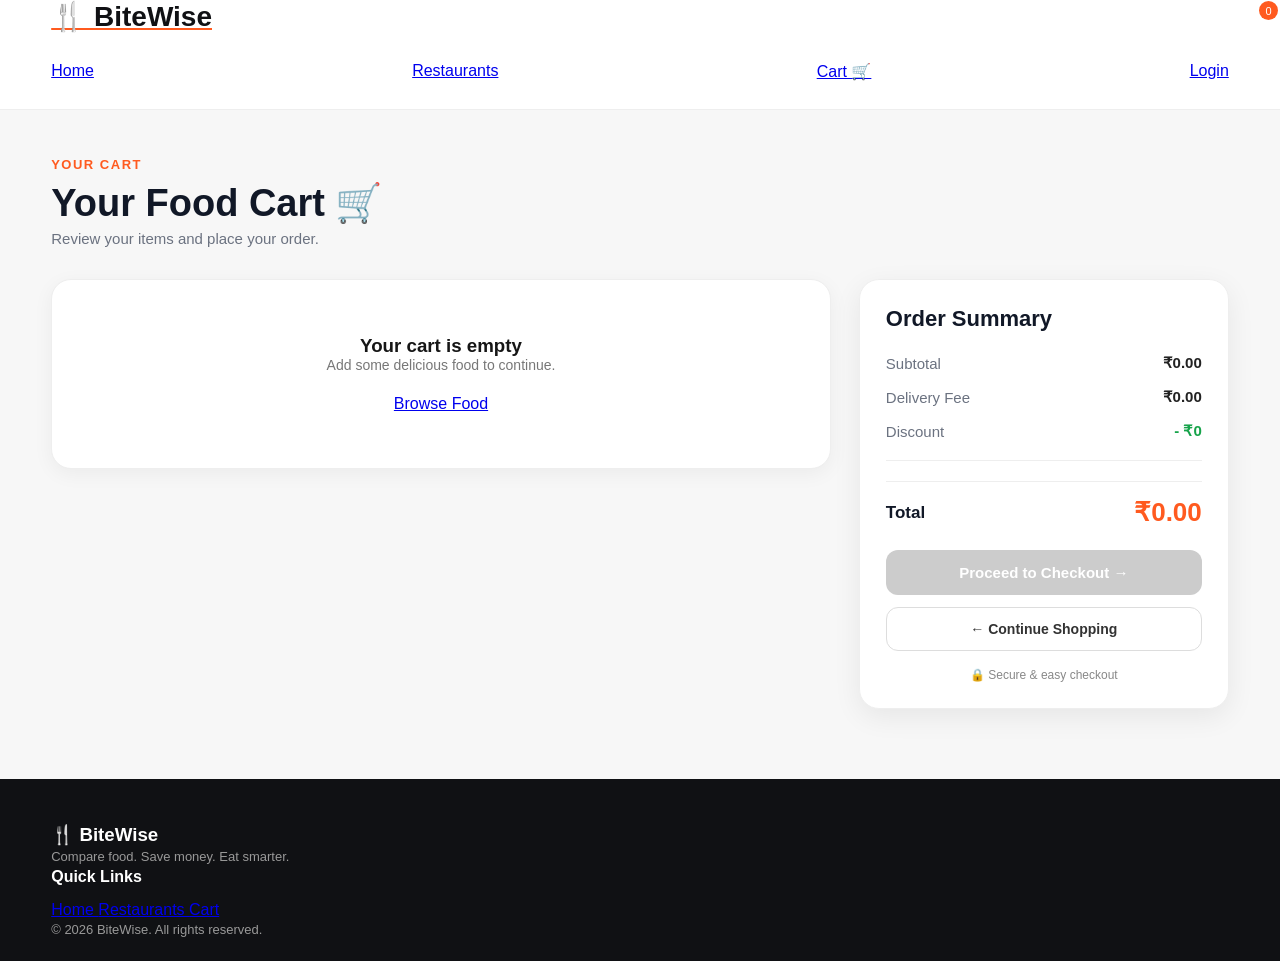
<file: pages/cart.html>
<!DOCTYPE html>
<html lang="en">

<head>

    <meta charset="UTF-8">

    <meta
        name="viewport"
        content="width=device-width, initial-scale=1.0"
    >

    <title>Your Cart | BiteWise</title>

    <link
        rel="stylesheet"
        href="../css/style.css"
    >

    <style>

        /* =====================================================
           BITEWISE PROFESSIONAL CART PAGE
        ===================================================== */

        .cart-page {
            background: #f7f7f7;
            min-height: 70vh;
            padding: 45px 0 70px;
        }


        /* =====================================================
           PAGE TITLE
        ===================================================== */

        .cart-page-header {
            margin-bottom: 32px;
        }

        .cart-page-header .section-tag {
            color: #ff5a1f;
            font-size: 13px;
            font-weight: 700;
            letter-spacing: 1.5px;
        }

        .cart-page-header h1 {
            margin: 8px 0 5px;
            font-size: 38px;
            font-weight: 800;
            color: #111827;
        }

        .cart-page-header p {
            margin: 0;
            color: #6b7280;
            font-size: 15px;
        }


        /* =====================================================
           CART LAYOUT
        ===================================================== */

        .cart-layout {
            display: grid;
            grid-template-columns: minmax(0, 1fr) 370px;
            gap: 28px;
            align-items: start;
        }


        /* =====================================================
           CART ITEMS AREA
        ===================================================== */

        .cart-items {
            min-width: 0;
        }


        /* =====================================================
           CART ITEM CARD
        ===================================================== */

        .cart-item {
            background: #ffffff;
            border-radius: 18px;
            padding: 18px;
            margin-bottom: 16px;

            display: flex;
            align-items: center;
            gap: 18px;

            border: 1px solid #eeeeee;

            box-shadow:
                0 4px 18px rgba(0, 0, 0, 0.05);

            transition:
                transform 0.2s ease,
                box-shadow 0.2s ease;
        }

        .cart-item:hover {
            transform: translateY(-2px);

            box-shadow:
                0 8px 25px rgba(0, 0, 0, 0.08);
        }


        /* =====================================================
           FOOD IMAGE
        ===================================================== */

        .cart-item-image {
            width: 105px;
            height: 90px;

            flex-shrink: 0;

            border-radius: 14px;

            object-fit: cover;

            background: #eeeeee;
        }


        /* =====================================================
           FOOD INFORMATION
        ===================================================== */

        .cart-item-info {
            flex: 1;
            min-width: 0;
        }

        .cart-item-info h3 {
            margin: 0 0 5px;

            font-size: 18px;
            font-weight: 750;

            color: #111827;
        }

        .cart-item-info .restaurant-name {
            margin: 0 0 8px;

            color: #777777;
            font-size: 14px;
        }

        .cart-item-info .food-price {
            font-size: 15px;
            font-weight: 700;
            color: #ff5a1f;
        }


        /* =====================================================
           QUANTITY CONTROL
        ===================================================== */

        .cart-item-controls {
            display: flex;
            align-items: center;
            gap: 0;

            border: 1px solid #dddddd;
            border-radius: 10px;

            overflow: hidden;

            flex-shrink: 0;
        }

        .quantity-btn {
            width: 34px;
            height: 34px;

            border: none;
            background: #fff;

            font-size: 19px;
            font-weight: 700;

            cursor: pointer;

            color: #222;

            transition: background 0.2s ease;
        }

        .quantity-btn:hover {
            background: #fff1eb;
            color: #ff5a1f;
        }

        .quantity {
            width: 34px;

            text-align: center;

            font-size: 15px;
            font-weight: 700;
        }


        /* =====================================================
           ITEM TOTAL
        ===================================================== */

        .cart-item-total {
            min-width: 95px;

            display: flex;
            flex-direction: column;

            align-items: flex-end;

            gap: 8px;
        }

        .cart-item-total strong {
            font-size: 18px;
            font-weight: 800;

            color: #111827;
        }


        /* =====================================================
           REMOVE BUTTON
        ===================================================== */

        .remove-btn {
            border: none;
            background: transparent;

            color: #ef4444;

            font-size: 13px;
            font-weight: 600;

            cursor: pointer;

            padding: 0;
        }

        .remove-btn:hover {
            text-decoration: underline;
        }


        /* =====================================================
           ORDER SUMMARY
        ===================================================== */

        .cart-summary {
            background: #ffffff;

            border-radius: 20px;

            padding: 26px;

            border: 1px solid #eeeeee;

            box-shadow:
                0 8px 28px rgba(0, 0, 0, 0.07);

            position: sticky;
            top: 20px;
        }

        .cart-summary h2 {
            margin: 0 0 22px;

            font-size: 22px;
            font-weight: 800;

            color: #111827;
        }


        /* =====================================================
           SUMMARY ROW
        ===================================================== */

        .summary-row {
            display: flex;
            justify-content: space-between;
            align-items: center;

            margin-bottom: 16px;

            font-size: 15px;

            color: #6b7280;
        }

        .summary-row strong {
            color: #222222;
            font-weight: 700;
        }

        .summary-row.discount strong {
            color: #16a34a;
        }


        .cart-summary hr {
            border: none;

            border-top: 1px solid #eeeeee;

            margin: 20px 0;
        }


        /* =====================================================
           TOTAL
        ===================================================== */

        .summary-total {
            display: flex;

            justify-content: space-between;
            align-items: center;

            margin-bottom: 22px;
        }

        .summary-total span {
            font-size: 17px;
            font-weight: 700;

            color: #111827;
        }

        .summary-total strong {
            font-size: 26px;
            font-weight: 850;

            color: #ff5a1f;
        }


        /* =====================================================
           CHECKOUT BUTTON
        ===================================================== */

        .checkout-main-btn {
            width: 100%;

            border: none;

            border-radius: 12px;

            padding: 14px 18px;

            background: #ff5a1f;
            color: white;

            font-size: 15px;
            font-weight: 750;

            cursor: pointer;

            transition:
                transform 0.2s ease,
                background 0.2s ease,
                box-shadow 0.2s ease;

            margin-bottom: 12px;
        }

        .checkout-main-btn:hover {
            background: #e94b12;

            transform: translateY(-1px);

            box-shadow:
                0 8px 18px rgba(255, 90, 31, 0.25);
        }

        .checkout-main-btn:disabled {
            background: #cccccc;

            cursor: not-allowed;

            box-shadow: none;

            transform: none;
        }


        /* =====================================================
           CONTINUE SHOPPING
        ===================================================== */

        .continue-shopping {
            display: block;

            width: 100%;

            text-align: center;

            text-decoration: none;

            padding: 13px;

            border-radius: 12px;

            border: 1px solid #dddddd;

            color: #333333;

            font-size: 14px;
            font-weight: 650;

            background: white;

            transition:
                background 0.2s ease,
                border-color 0.2s ease;
        }

        .continue-shopping:hover {
            background: #fff7f3;

            border-color: #ff5a1f;

            color: #ff5a1f;
        }


        /* =====================================================
           SECURE CHECKOUT TEXT
        ===================================================== */

        .secure-checkout {
            text-align: center;

            margin-top: 17px;

            color: #888888;

            font-size: 12px;
        }


        /* =====================================================
           EMPTY CART
        ===================================================== */

        .empty-state {
            background: #ffffff;

            border-radius: 20px;

            padding: 55px 25px;

            text-align: center;

            border: 1px solid #eeeeee;

            box-shadow:
                0 5px 20px rgba(0, 0, 0, 0.05);
        }

        .empty-cart-icon {
            width: 85px;
            height: 85px;

            margin: 0 auto 20px;

            border-radius: 50%;

            background: #fff1eb;

            display: flex;

            align-items: center;
            justify-content: center;

            font-size: 40px;
        }

        .empty-state h2 {
            margin: 0 0 8px;

            font-size: 24px;

            color: #111827;
        }

        .empty-state p {
            margin: 0 0 22px;

            color: #777777;

            font-size: 14px;
        }

        .empty-cart-btn {
            display: inline-block;

            text-decoration: none;

            background: #ff5a1f;

            color: white;

            padding: 12px 22px;

            border-radius: 10px;

            font-size: 14px;

            font-weight: 700;
        }

        .empty-cart-btn:hover {
            background: #e94b12;
        }


        /* =====================================================
           MOBILE
        ===================================================== */

        @media (max-width: 900px) {

            .cart-layout {
                grid-template-columns: 1fr;
            }

            .cart-summary {
                position: static;
            }

        }


        @media (max-width: 650px) {

            .cart-page {
                padding: 30px 0 50px;
            }

            .cart-page-header h1 {
                font-size: 30px;
            }

            .cart-item {
                display: grid;

                grid-template-columns: 75px 1fr;

                gap: 12px;

                padding: 14px;
            }

            .cart-item-image {
                width: 75px;
                height: 75px;

                grid-row: span 2;
            }

            .cart-item-info {
                grid-column: 2;
            }

            .cart-item-controls {
                grid-column: 2;

                justify-self: start;
            }

            .cart-item-total {
                grid-column: 2;

                flex-direction: row;

                justify-content: space-between;

                align-items: center;

                width: 100%;
            }

            .cart-summary {
                padding: 20px;
            }

        }


        @media (max-width: 420px) {

            .cart-item-info h3 {
                font-size: 16px;
            }

            .cart-item-info .restaurant-name {
                font-size: 12px;
            }

        }

    </style>

</head>


<body>


<!-- =====================================================
     HEADER
===================================================== -->

<header class="header">

    <div class="container nav-container">

        <a
            href="../index.html"
            class="logo"
        >
            🍴 <span>BiteWise</span>
        </a>


        <nav class="nav">

            <a href="../index.html">
                Home
            </a>


            <a href="shop.html">
                Restaurants
            </a>


            <a
                href="cart.html"
                class="active"
            >
                Cart 🛒

                <span
                    id="cartCount"
                    class="cart-count"
                >
                    0
                </span>

            </a>


            <a href="../index.html#login">
                Login
            </a>

        </nav>

    </div>

</header>



<!-- =====================================================
     MAIN
===================================================== -->

<main>

    <section class="cart-page">

        <div class="container">


            <!-- =================================================
                 PAGE HEADER
            ================================================== -->

            <div class="cart-page-header">

                <span class="section-tag">
                    YOUR CART
                </span>

                <h1>
                    Your Food Cart 🛒
                </h1>

                <p>
                    Review your items and place your order.
                </p>

            </div>



            <!-- =================================================
                 CART LAYOUT
            ================================================== -->

            <div class="cart-layout">


                <!-- =================================================
                     CART ITEMS
                ================================================== -->

                <div class="cart-items">

                    <div id="cartContainer">

                        <!-- Cart items will be loaded here -->

                    </div>

                </div>



                <!-- =================================================
                     ORDER SUMMARY
                ================================================== -->

                <aside class="cart-summary">


                    <h2>
                        Order Summary
                    </h2>



                    <!-- SUBTOTAL -->

                    <div class="summary-row">

                        <span>
                            Subtotal
                        </span>

                        <strong id="cartSubtotal">
                            ₹0
                        </strong>

                    </div>



                    <!-- DELIVERY -->

                    <div class="summary-row">

                        <span>
                            Delivery Fee
                        </span>

                        <strong id="deliveryFee">
                            ₹0
                        </strong>

                    </div>



                    <!-- DISCOUNT -->

                    <div class="summary-row discount">

                        <span>
                            Discount
                        </span>

                        <strong id="cartDiscount">
                            - ₹0
                        </strong>

                    </div>



                    <hr>



                    <!-- TOTAL -->

                    <div class="summary-total">

                        <span>
                            Total
                        </span>

                        <strong id="cartTotal">
                            ₹0
                        </strong>

                    </div>



                    <!-- CHECKOUT -->

                    <button
                        id="checkoutButton"
                        class="checkout-main-btn"
                        type="button"
                        onclick="goToCheckout()"
                    >

                        Proceed to Checkout →

                    </button>



                    <!-- CONTINUE SHOPPING -->

                    <a
                        href="shop.html"
                        class="continue-shopping"
                    >

                        ← Continue Shopping

                    </a>



                    <div class="secure-checkout">

                        🔒 Secure & easy checkout

                    </div>


                </aside>


            </div>

        </div>

    </section>

</main>



<!-- =====================================================
     FOOTER
===================================================== -->

<footer class="footer">

    <div class="container">

        <div class="footer-content">


            <!-- BRAND -->

            <div>

                <h3>
                    🍴 BiteWise
                </h3>

                <p>
                    Compare food. Save money. Eat smarter.
                </p>

            </div>



            <!-- QUICK LINKS -->

            <div>

                <h4>
                    Quick Links
                </h4>


                <a href="../index.html">
                    Home
                </a>


                <a href="shop.html">
                    Restaurants
                </a>


                <a href="cart.html">
                    Cart
                </a>

            </div>


        </div>



        <div class="footer-bottom">

            <p>
                © 2026 BiteWise. All rights reserved.
            </p>

        </div>

    </div>

</footer>



<!-- =====================================================
     TOAST
===================================================== -->

<div
    id="toast"
    class="toast"
>
</div>



<!-- =====================================================
     MAIN SCRIPT
===================================================== -->

<script src="../js/script.js"></script>



<!-- =====================================================
     CART PAGE SCRIPT
===================================================== -->

<script>


/* =====================================================
   PAGE LOAD
===================================================== */

document.addEventListener(
    "DOMContentLoaded",
    function () {

        updateCartCount();

        renderCartPage();

        updateCartPageSummary();

    }
);



/* =====================================================
   GET CART
===================================================== */

function getCurrentCart() {

    try {

        const savedCart =
            localStorage.getItem(
                "bitewiseCart"
            );


        if (!savedCart) {

            return [];

        }


        const parsedCart =
            JSON.parse(savedCart);


        if (!Array.isArray(parsedCart)) {

            return [];

        }


        return parsedCart;

    }

    catch (error) {

        console.error(
            "Cart loading error:",
            error
        );

        return [];

    }

}



/* =====================================================
   SAVE CART
===================================================== */

function saveCurrentCart(cart) {

    localStorage.setItem(
        "bitewiseCart",
        JSON.stringify(cart)
    );


    updateCartCount();

}



/* =====================================================
   RENDER CART
===================================================== */

function renderCartPage() {


    const container =
        document.getElementById(
            "cartContainer"
        );


    if (!container) {

        return;

    }


    const cart =
        getCurrentCart();



    /* =================================================
       EMPTY CART
    ================================================== */

    if (cart.length === 0) {


        container.innerHTML = `

            <div class="empty-state">

                <div class="empty-cart-icon">

                    🛒

                </div>


                <h2>
                    Your cart is empty
                </h2>


                <p>
                    Looks like you haven't added
                    any delicious food yet.
                </p>


                <a
                    href="shop.html"
                    class="empty-cart-btn"
                >

                    Browse Restaurants 🍴

                </a>

            </div>

        `;



        const checkoutButton =
            document.getElementById(
                "checkoutButton"
            );


        if (checkoutButton) {

            checkoutButton.disabled =
                true;

        }


        return;

    }



    /* =================================================
       ENABLE CHECKOUT
    ================================================== */

    const checkoutButton =
        document.getElementById(
            "checkoutButton"
        );


    if (checkoutButton) {

        checkoutButton.disabled =
            false;

    }



    /* =================================================
       CREATE CART ITEMS
    ================================================== */

    container.innerHTML =
        cart.map(
            function (item, index) {


                /* FOOD NAME */

                const foodName =
                    item.name ||
                    item.foodName ||
                    "Food Item";



                /* RESTAURANT */

                const restaurantName =
                    item.restaurant ||
                    item.restaurantName ||
                    "BiteWise Restaurant";



                /* PRICE */

                const price =
                    Number(
                        item.price ||
                        item.foodPrice ||
                        0
                    );



                /* QUANTITY */

                const quantity =
                    Number(
                        item.quantity || 1
                    );



                /* TOTAL */

                const itemTotal =
                    price *
                    quantity;



                /* IMAGE */

                const image =
                    item.image ||
                    "https://images.unsplash.com/photo-1546069901-ba9599a7e63c?auto=format&fit=crop&w=500&q=80";



                return `

                    <div class="cart-item">


                        <!-- FOOD IMAGE -->

                        <img
                            src="${image}"
                            alt="${foodName}"
                            class="cart-item-image"
                            onerror="
                                this.src='https://images.unsplash.com/photo-1546069901-ba9599a7e63c?auto=format&fit=crop&w=500&q=80'
                            "
                        >



                        <!-- FOOD INFORMATION -->

                        <div class="cart-item-info">

                            <h3>
                                ${foodName}
                            </h3>


                            <p class="restaurant-name">
                                ${restaurantName}
                            </p>


                            <span class="food-price">
                                ₹${price} each
                            </span>

                        </div>



                        <!-- QUANTITY -->

                        <div class="cart-item-controls">


                            <button
                                type="button"
                                class="quantity-btn"
                                onclick="
                                    changeCartQuantity(
                                        ${index},
                                        -1
                                    )
                                "
                            >
                                −
                            </button>


                            <span class="quantity">
                                ${quantity}
                            </span>


                            <button
                                type="button"
                                class="quantity-btn"
                                onclick="
                                    changeCartQuantity(
                                        ${index},
                                        1
                                    )
                                "
                            >
                                +
                            </button>


                        </div>



                        <!-- TOTAL -->

                        <div class="cart-item-total">

                            <strong>
                                ₹${itemTotal}
                            </strong>


                            <button
                                type="button"
                                class="remove-btn"
                                onclick="
                                    removeCartItem(
                                        ${index}
                                    )
                                "
                            >

                                Remove

                            </button>

                        </div>


                    </div>

                `;

            }
        ).join("");

}



/* =====================================================
   REMOVE ITEM
===================================================== */

function removeCartItem(index) {


    const cart =
        getCurrentCart();


    if (
        index < 0 ||
        index >= cart.length
    ) {

        return;

    }



    const removedItem =
        cart[index];


    const foodName =
        removedItem.name ||
        removedItem.foodName ||
        "Item";



    cart.splice(
        index,
        1
    );



    saveCurrentCart(
        cart
    );



    renderCartPage();

    updateCartPageSummary();

    updateCartCount();



    if (
        typeof showToast ===
        "function"
    ) {

        showToast(
            foodName +
            " removed from cart"
        );

    }

}



/* =====================================================
   CHANGE QUANTITY
===================================================== */

function changeCartQuantity(
    index,
    change
) {


    const cart =
        getCurrentCart();



    if (
        index < 0 ||
        index >= cart.length
    ) {

        return;

    }



    const item =
        cart[index];



    let quantity =
        Number(
            item.quantity || 1
        );



    quantity +=
        Number(change);



    if (quantity <= 0) {

        removeCartItem(
            index
        );

        return;

    }



    item.quantity =
        quantity;



    saveCurrentCart(
        cart
    );



    renderCartPage();

    updateCartPageSummary();

    updateCartCount();

}



/* =====================================================
   UPDATE SUMMARY
===================================================== */

function updateCartPageSummary() {


    const cart =
        getCurrentCart();


    let subtotal = 0;



    cart.forEach(
        function (item) {


            const price =
                Number(
                    item.price ||
                    item.foodPrice ||
                    0
                );


            const quantity =
                Number(
                    item.quantity || 1
                );


            subtotal +=
                price *
                quantity;

        }
    );



    /* DELIVERY */

    const deliveryFee =
        cart.length > 0
            ? 40
            : 0;



    /* DISCOUNT */

    const discount =
        subtotal >= 500
            ? 50
            : 0;



    /* TOTAL */

    const total =
        Math.max(
            subtotal +
            deliveryFee -
            discount,
            0
        );



    /* SUBTOTAL */

    const subtotalElement =
        document.getElementById(
            "cartSubtotal"
        );


    if (subtotalElement) {

        subtotalElement.textContent =
            `₹${subtotal}`;

    }



    /* DELIVERY */

    const deliveryElement =
        document.getElementById(
            "deliveryFee"
        );


    if (deliveryElement) {

        deliveryElement.textContent =
            `₹${deliveryFee}`;

    }



    /* DISCOUNT */

    const discountElement =
        document.getElementById(
            "cartDiscount"
        );


    if (discountElement) {

        discountElement.textContent =
            `- ₹${discount}`;

    }



    /* TOTAL */

    const totalElement =
        document.getElementById(
            "cartTotal"
        );


    if (totalElement) {

        totalElement.textContent =
            `₹${total}`;

    }

}


</script>


</body>

</html>
</file>
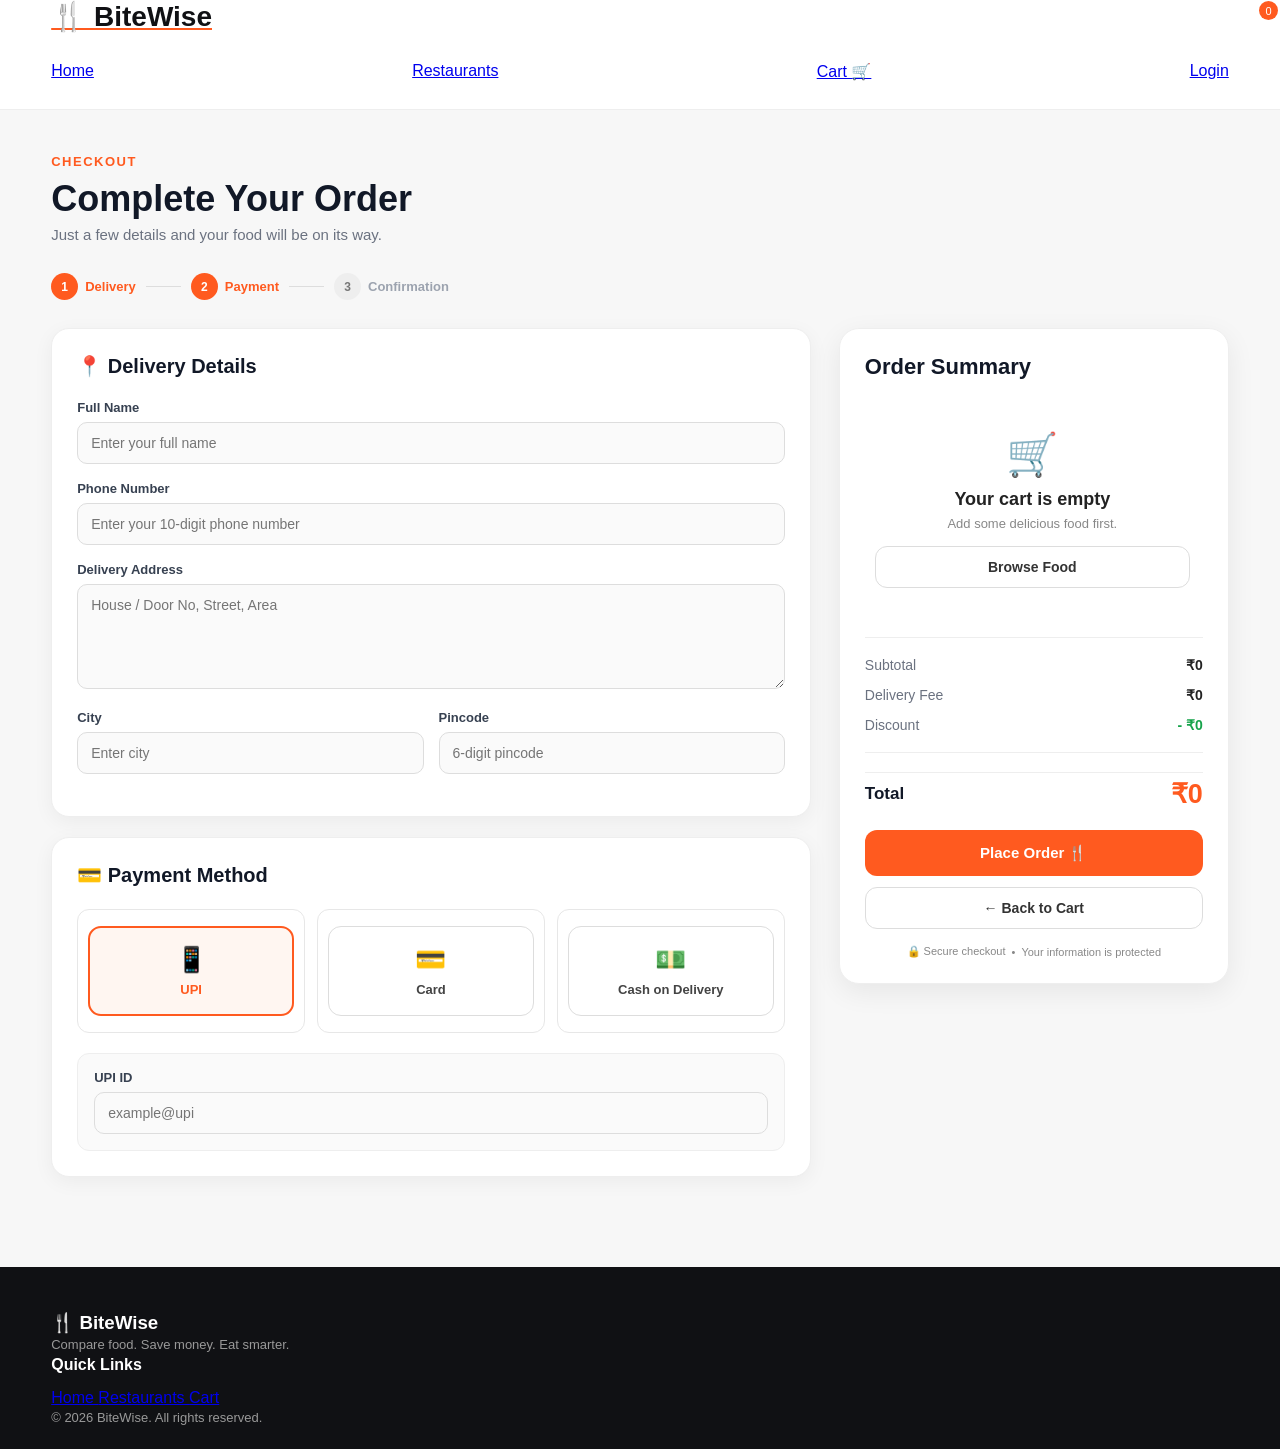
<file: pages/checkout.html>
<!DOCTYPE html>
<html lang="en">

<head>

    <meta charset="UTF-8">

    <meta
        name="viewport"
        content="width=device-width, initial-scale=1.0"
    >

    <title>Checkout | BiteWise</title>

    <link
        rel="stylesheet"
        href="../css/style.css"
    >

    <style>

        /* =====================================================
           BITEWISE PROFESSIONAL CHECKOUT
        ===================================================== */

        .checkout-page {
            background: #f7f7f7;
            min-height: 70vh;
            padding: 42px 0 70px;
        }

        .checkout-page-header {
            margin-bottom: 30px;
        }

        .checkout-page-header .section-tag {
            color: #ff5a1f;
            font-size: 13px;
            font-weight: 800;
            letter-spacing: 1.5px;
        }

        .checkout-page-header h1 {
            margin: 8px 0 6px;
            color: #111827;
            font-size: 36px;
            font-weight: 850;
        }

        .checkout-page-header p {
            margin: 0;
            color: #6b7280;
            font-size: 15px;
        }

        /* CHECKOUT STEPS */

        .checkout-steps {
            display: flex;
            align-items: center;
            gap: 10px;
            margin-bottom: 28px;
            font-size: 13px;
            font-weight: 650;
        }

        .checkout-step {
            display: flex;
            align-items: center;
            gap: 7px;
            color: #9ca3af;
        }

        .checkout-step.active {
            color: #ff5a1f;
        }

        .step-number {
            width: 27px;
            height: 27px;
            border-radius: 50%;
            display: flex;
            align-items: center;
            justify-content: center;
            background: #eeeeee;
            color: #777777;
            font-size: 12px;
            font-weight: 800;
        }

        .checkout-step.active .step-number {
            background: #ff5a1f;
            color: white;
        }

        .step-line {
            width: 35px;
            height: 1px;
            background: #dddddd;
        }

        /* MAIN LAYOUT */

        .checkout-layout {
            display: grid;
            grid-template-columns: minmax(0, 1fr) 390px;
            gap: 28px;
            align-items: start;
        }

        .checkout-form {
            min-width: 0;
        }

        /* CARD */

        .checkout-card {
            background: #ffffff;
            border: 1px solid #eeeeee;
            border-radius: 18px;
            padding: 25px;
            margin-bottom: 20px;
            box-shadow:
                0 5px 20px rgba(0, 0, 0, 0.05);
        }

        .checkout-card h2 {
            margin: 0 0 22px;
            color: #111827;
            font-size: 20px;
            font-weight: 800;
        }

        /* FORM */

        .form-group {
            margin-bottom: 17px;
        }

        .form-group:last-child {
            margin-bottom: 0;
        }

        .form-group label {
            display: block;
            margin-bottom: 7px;
            color: #374151;
            font-size: 13px;
            font-weight: 700;
        }

        .checkout-card input,
        .checkout-card textarea {
            width: 100%;
            box-sizing: border-box;
            border: 1px solid #dddddd;
            border-radius: 10px;
            padding: 12px 13px;
            background: #fafafa;
            color: #111827;
            font-family: inherit;
            font-size: 14px;
            outline: none;
            transition:
                border-color 0.2s ease,
                box-shadow 0.2s ease,
                background 0.2s ease;
        }

        .checkout-card input:focus,
        .checkout-card textarea:focus {
            background: #ffffff;
            border-color: #ff5a1f;
            box-shadow:
                0 0 0 3px rgba(255, 90, 31, 0.10);
        }

        .checkout-card textarea {
            resize: vertical;
            min-height: 105px;
        }

        .form-row {
            display: grid;
            grid-template-columns: 1fr 1fr;
            gap: 15px;
        }

        /* PAYMENT */

        .payment-options {
            display: grid;
            grid-template-columns: repeat(3, 1fr);
            gap: 12px;
            margin-bottom: 20px;
        }

        .payment-option {
            position: relative;
            cursor: pointer;
        }

        .payment-option input {
            position: absolute;
            opacity: 0;
            pointer-events: none;
        }

        .payment-option-content {
            display: flex;
            flex-direction: column;
            align-items: center;
            justify-content: center;
            gap: 8px;
            min-height: 90px;
            padding: 12px;
            text-align: center;
            border: 1px solid #dddddd;
            border-radius: 13px;
            background: #ffffff;
            color: #444444;
            transition:
                border-color 0.2s ease,
                background 0.2s ease,
                transform 0.2s ease;
        }

        .payment-option-content:hover {
            border-color: #ffb092;
            transform: translateY(-1px);
        }

        .payment-icon {
            font-size: 25px;
        }

        .payment-option-title {
            font-size: 13px;
            font-weight: 750;
        }

        .payment-option input:checked
        + .payment-option-content {
            border: 2px solid #ff5a1f;
            background: #fff6f1;
            color: #ff5a1f;
        }

        .payment-details {
            padding: 16px;
            border-radius: 12px;
            background: #fafafa;
            border: 1px solid #eeeeee;
        }

        /* SUMMARY */

        .checkout-summary {
            background: #ffffff;
            border: 1px solid #eeeeee;
            border-radius: 20px;
            padding: 25px;
            box-shadow:
                0 8px 28px rgba(0, 0, 0, 0.07);
            position: sticky;
            top: 20px;
        }

        .checkout-summary h2 {
            margin: 0 0 20px;
            color: #111827;
            font-size: 22px;
            font-weight: 850;
        }

        #checkoutItems {
            max-height: 330px;
            overflow-y: auto;
            padding-right: 3px;
        }

        .summary-item {
            display: flex;
            align-items: center;
            gap: 11px;
            padding: 12px 0;
            border-bottom: 1px solid #f0f0f0;
        }

        .summary-item:last-child {
            border-bottom: none;
        }

        .summary-food-image {
            width: 58px;
            height: 52px;
            flex-shrink: 0;
            object-fit: cover;
            border-radius: 9px;
            background: #eeeeee;
        }

        .summary-item-info {
            flex: 1;
            min-width: 0;
        }

        .summary-item-info strong {
            display: block;
            margin-bottom: 4px;
            color: #222222;
            font-size: 13px;
            font-weight: 750;
            white-space: nowrap;
            overflow: hidden;
            text-overflow: ellipsis;
        }

        .summary-item-info small {
            color: #888888;
            font-size: 11px;
        }

        .summary-item-price {
            color: #111827;
            font-size: 14px;
            font-weight: 800;
            white-space: nowrap;
        }

        .checkout-summary hr {
            border: none;
            border-top: 1px solid #eeeeee;
            margin: 19px 0;
        }

        .checkout-summary .summary-row {
            display: flex;
            justify-content: space-between;
            align-items: center;
            margin-bottom: 14px;
            color: #6b7280;
            font-size: 14px;
        }

        .checkout-summary .summary-row strong {
            color: #222222;
            font-weight: 700;
        }

        #checkoutDiscount {
            color: #16a34a !important;
        }

        .checkout-summary .summary-total {
            display: flex;
            justify-content: space-between;
            align-items: center;
            padding-top: 5px;
            margin-bottom: 20px;
        }

        .checkout-summary .summary-total span {
            color: #111827;
            font-size: 17px;
            font-weight: 800;
        }

        .checkout-summary .summary-total strong {
            color: #ff5a1f;
            font-size: 27px;
            font-weight: 850;
        }

        /* PLACE ORDER */

        .place-order-btn {
            width: 100%;
            border: none;
            border-radius: 12px;
            padding: 14px 18px;
            background: #ff5a1f;
            color: #ffffff;
            font-family: inherit;
            font-size: 15px;
            font-weight: 800;
            cursor: pointer;
            transition:
                background 0.2s ease,
                transform 0.2s ease,
                box-shadow 0.2s ease;
        }

        .place-order-btn:hover {
            background: #e94b12;
            transform: translateY(-1px);
            box-shadow:
                0 8px 20px rgba(255, 90, 31, 0.25);
        }

        .place-order-btn:disabled {
            opacity: 0.7;
            cursor: not-allowed;
            transform: none;
            box-shadow: none;
        }

        .back-cart-btn {
            display: block;
            width: 100%;
            box-sizing: border-box;
            margin-top: 11px;
            padding: 12px;
            border: 1px solid #dddddd;
            border-radius: 12px;
            background: #ffffff;
            color: #333333;
            text-align: center;
            text-decoration: none;
            font-size: 14px;
            font-weight: 650;
            transition:
                background 0.2s ease,
                border-color 0.2s ease,
                color 0.2s ease;
        }

        .back-cart-btn:hover {
            background: #fff7f3;
            border-color: #ff5a1f;
            color: #ff5a1f;
        }

        .checkout-security {
            display: flex;
            justify-content: center;
            align-items: center;
            gap: 6px;
            margin-top: 16px;
            color: #888888;
            font-size: 11px;
        }

        .checkout-empty {
            text-align: center;
            padding: 30px 10px;
        }

        .checkout-empty-icon {
            font-size: 42px;
            margin-bottom: 10px;
        }

        .checkout-empty h3 {
            margin: 0 0 6px;
            color: #222222;
            font-size: 18px;
        }

        .checkout-empty p {
            margin: 0 0 15px;
            color: #888888;
            font-size: 13px;
        }

        /* MOBILE */

        @media (max-width: 950px) {

            .checkout-layout {
                grid-template-columns: 1fr;
            }

            .checkout-summary {
                position: static;
            }

        }

        @media (max-width: 650px) {

            .checkout-page {
                padding: 30px 0 50px;
            }

            .checkout-page-header h1 {
                font-size: 29px;
            }

            .checkout-steps {
                overflow-x: auto;
                white-space: nowrap;
                padding-bottom: 4px;
            }

            .checkout-card {
                padding: 20px;
            }

            .form-row {
                grid-template-columns: 1fr;
                gap: 0;
            }

            .payment-options {
                grid-template-columns: 1fr;
            }

            .payment-option-content {
                flex-direction: row;
                justify-content: flex-start;
                min-height: auto;
                text-align: left;
            }

            .checkout-summary {
                padding: 20px;
            }

        }

    </style>

</head>


<body>


<!-- =====================================================
     HEADER
===================================================== -->

<header class="header">

    <div class="container nav-container">

        <a
            href="../index.html"
            class="logo"
        >
            🍴 <span>BiteWise</span>
        </a>

        <nav class="nav">

            <a href="../index.html">
                Home
            </a>

            <a href="shop.html">
                Restaurants
            </a>

            <a href="cart.html">

                Cart 🛒

                <span
                    id="cartCount"
                    class="cart-count"
                >
                    0
                </span>

            </a>

            <a href="../index.html#login">
                Login
            </a>

        </nav>

    </div>

</header>


<!-- =====================================================
     MAIN
===================================================== -->

<main>

    <section class="checkout-page">

        <div class="container">

            <div class="checkout-page-header">

                <span class="section-tag">
                    CHECKOUT
                </span>

                <h1>
                    Complete Your Order
                </h1>

                <p>
                    Just a few details and your food will be on its way.
                </p>

            </div>


            <!-- CHECKOUT STEPS -->

            <div class="checkout-steps">

                <div class="checkout-step active">

                    <span class="step-number">
                        1
                    </span>

                    Delivery

                </div>

                <span class="step-line"></span>

                <div class="checkout-step active">

                    <span class="step-number">
                        2
                    </span>

                    Payment

                </div>

                <span class="step-line"></span>

                <div class="checkout-step">

                    <span class="step-number">
                        3
                    </span>

                    Confirmation

                </div>

            </div>


            <!-- CHECKOUT LAYOUT -->

            <div class="checkout-layout">


                <!-- LEFT -->

                <div class="checkout-form">


                    <!-- DELIVERY -->

                    <div class="checkout-card">

                        <h2>
                            📍 Delivery Details
                        </h2>

                        <div class="form-group">

                            <label for="customerName">
                                Full Name
                            </label>

                            <input
                                type="text"
                                id="customerName"
                                placeholder="Enter your full name"
                                autocomplete="name"
                            >

                        </div>


                        <div class="form-group">

                            <label for="phone">
                                Phone Number
                            </label>

                            <input
                                type="tel"
                                id="phone"
                                placeholder="Enter your 10-digit phone number"
                                maxlength="10"
                                autocomplete="tel"
                            >

                        </div>


                        <div class="form-group">

                            <label for="address">
                                Delivery Address
                            </label>

                            <textarea
                                id="address"
                                rows="4"
                                placeholder="House / Door No, Street, Area"
                            ></textarea>

                        </div>


                        <div class="form-row">

                            <div class="form-group">

                                <label for="city">
                                    City
                                </label>

                                <input
                                    type="text"
                                    id="city"
                                    placeholder="Enter city"
                                >

                            </div>


                            <div class="form-group">

                                <label for="pincode">
                                    Pincode
                                </label>

                                <input
                                    type="text"
                                    id="pincode"
                                    placeholder="6-digit pincode"
                                    maxlength="6"
                                >

                            </div>

                        </div>

                    </div>


                    <!-- PAYMENT -->

                    <div class="checkout-card">

                        <h2>
                            💳 Payment Method
                        </h2>


                        <div class="payment-options">


                            <label class="payment-option">

                                <input
                                    type="radio"
                                    name="payment"
                                    value="UPI"
                                    checked
                                >

                                <span class="payment-option-content">

                                    <span class="payment-icon">
                                        📱
                                    </span>

                                    <span class="payment-option-title">
                                        UPI
                                    </span>

                                </span>

                            </label>


                            <label class="payment-option">

                                <input
                                    type="radio"
                                    name="payment"
                                    value="Card"
                                >

                                <span class="payment-option-content">

                                    <span class="payment-icon">
                                        💳
                                    </span>

                                    <span class="payment-option-title">
                                        Card
                                    </span>

                                </span>

                            </label>


                            <label class="payment-option">

                                <input
                                    type="radio"
                                    name="payment"
                                    value="Cash on Delivery"
                                >

                                <span class="payment-option-content">

                                    <span class="payment-icon">
                                        💵
                                    </span>

                                    <span class="payment-option-title">
                                        Cash on Delivery
                                    </span>

                                </span>

                            </label>

                        </div>


                        <!-- UPI -->

                        <div
                            id="upiDetails"
                            class="payment-details"
                        >

                            <div class="form-group">

                                <label for="upiId">
                                    UPI ID
                                </label>

                                <input
                                    type="text"
                                    id="upiId"
                                    placeholder="example@upi"
                                >

                            </div>

                        </div>


                        <!-- CARD -->

                        <div
                            id="cardDetails"
                            class="payment-details"
                            style="display:none;"
                        >

                            <div class="form-group">

                                <label for="cardNumber">
                                    Card Number
                                </label>

                                <input
                                    type="text"
                                    id="cardNumber"
                                    maxlength="19"
                                    placeholder="XXXX XXXX XXXX XXXX"
                                >

                            </div>


                            <div class="form-row">

                                <div class="form-group">

                                    <label for="expiry">
                                        Expiry
                                    </label>

                                    <input
                                        type="text"
                                        id="expiry"
                                        maxlength="5"
                                        placeholder="MM/YY"
                                    >

                                </div>


                                <div class="form-group">

                                    <label for="cvv">
                                        CVV
                                    </label>

                                    <input
                                        type="password"
                                        id="cvv"
                                        maxlength="3"
                                        placeholder="CVV"
                                    >

                                </div>

                            </div>

                        </div>

                    </div>

                </div>


                <!-- RIGHT -->

                <aside class="checkout-summary">

                    <h2>
                        Order Summary
                    </h2>


                    <div id="checkoutItems">
                    </div>


                    <hr>


                    <div class="summary-row">

                        <span>
                            Subtotal
                        </span>

                        <strong id="checkoutSubtotal">
                            ₹0
                        </strong>

                    </div>


                    <div class="summary-row">

                        <span>
                            Delivery Fee
                        </span>

                        <strong id="checkoutDelivery">
                            ₹0
                        </strong>

                    </div>


                    <div class="summary-row">

                        <span>
                            Discount
                        </span>

                        <strong id="checkoutDiscount">
                            - ₹0
                        </strong>

                    </div>


                    <hr>


                    <div class="summary-total">

                        <span>
                            Total
                        </span>

                        <strong id="checkoutTotal">
                            ₹0
                        </strong>

                    </div>


                    <button
                        id="placeOrderButton"
                        class="place-order-btn"
                        type="button"
                        onclick="submitCheckout()"
                    >

                        Place Order 🍴

                    </button>


                    <a
                        href="cart.html"
                        class="back-cart-btn"
                    >

                        ← Back to Cart

                    </a>


                    <div class="checkout-security">

                        🔒 Secure checkout

                        <span>•</span>

                        Your information is protected

                    </div>

                </aside>

            </div>

        </div>

    </section>

</main>


<!-- =====================================================
     FOOTER
===================================================== -->

<footer class="footer">

    <div class="container">

        <div class="footer-content">

            <div>

                <h3>
                    🍴 BiteWise
                </h3>

                <p>
                    Compare food. Save money. Eat smarter.
                </p>

            </div>


            <div>

                <h4>
                    Quick Links
                </h4>

                <a href="../index.html">
                    Home
                </a>

                <a href="shop.html">
                    Restaurants
                </a>

                <a href="cart.html">
                    Cart
                </a>

            </div>

        </div>


        <div class="footer-bottom">

            <p>
                © 2026 BiteWise. All rights reserved.
            </p>

        </div>

    </div>

</footer>


<!-- TOAST -->

<div
    id="toast"
    class="toast"
></div>


<!-- =====================================================
     MAIN BITEWISE JAVASCRIPT
===================================================== -->

<script src="../js/script.js"></script>


<script>

/* =====================================================
   GET CART
===================================================== */

function getCheckoutCart() {

    try {

        const saved =
            localStorage.getItem(
                "bitewiseCart"
            );

        if (!saved) {
            return [];
        }

        const parsed =
            JSON.parse(saved);

        return Array.isArray(parsed)
            ? parsed
            : [];

    }

    catch (error) {

        console.error(
            "Checkout cart error:",
            error
        );

        return [];

    }

}


/* =====================================================
   GET TOTALS
===================================================== */

function getCheckoutTotals() {

    const currentCart =
        getCheckoutCart();


    let subtotal = 0;


    currentCart.forEach(
        function (item) {

            const price =
                Number(
                    item.price ||
                    item.foodPrice ||
                    0
                );

            const quantity =
                Number(
                    item.quantity || 1
                );

            subtotal +=
                price * quantity;

        }
    );


    const delivery =
        currentCart.length > 0
            ? 40
            : 0;


    const discount =
        subtotal >= 500
            ? 50
            : 0;


    const total =
        Math.max(
            subtotal +
            delivery -
            discount,
            0
        );


    return {
        subtotal,
        delivery,
        discount,
        total
    };

}


/* =====================================================
   RENDER CHECKOUT ITEMS
===================================================== */

function renderCheckoutItems() {

    const container =
        document.getElementById(
            "checkoutItems"
        );


    if (!container) {
        return;
    }


    const currentCart =
        getCheckoutCart();


    if (currentCart.length === 0) {

        container.innerHTML = `

            <div class="checkout-empty">

                <div class="checkout-empty-icon">
                    🛒
                </div>

                <h3>
                    Your cart is empty
                </h3>

                <p>
                    Add some delicious food first.
                </p>

                <a
                    href="shop.html"
                    class="back-cart-btn"
                >
                    Browse Food
                </a>

            </div>

        `;

        return;

    }


    container.innerHTML =
        currentCart.map(
            function (item) {

                const name =
                    item.name ||
                    item.foodName ||
                    "Food Item";


                const restaurant =
                    item.restaurant ||
                    item.restaurantName ||
                    "BiteWise Restaurant";


                const price =
                    Number(
                        item.price ||
                        item.foodPrice ||
                        0
                    );


                const quantity =
                    Number(
                        item.quantity || 1
                    );


                const total =
                    price * quantity;


                const image =
                    item.image ||
                    "https://images.unsplash.com/photo-1546069901-ba9599a7e63c?auto=format&fit=crop&w=500&q=80";


                return `

                    <div class="summary-item">

                        <img
                            src="${image}"
                            class="summary-food-image"
                            alt="${name}"
                            onerror="
                                this.src='https://images.unsplash.com/photo-1546069901-ba9599a7e63c?auto=format&fit=crop&w=500&q=80'
                            "
                        >

                        <div class="summary-item-info">

                            <strong>
                                ${name}
                            </strong>

                            <small>
                                ${restaurant}
                                •
                                ${quantity} × ₹${price}
                            </small>

                        </div>

                        <strong class="summary-item-price">
                            ₹${total}
                        </strong>

                    </div>

                `;

            }
        ).join("");

}


/* =====================================================
   RENDER SUMMARY
===================================================== */

function renderCheckoutSummary() {

    const totals =
        getCheckoutTotals();


    const subtotal =
        document.getElementById(
            "checkoutSubtotal"
        );


    const delivery =
        document.getElementById(
            "checkoutDelivery"
        );


    const discount =
        document.getElementById(
            "checkoutDiscount"
        );


    const total =
        document.getElementById(
            "checkoutTotal"
        );


    if (subtotal) {

        subtotal.textContent =
            `₹${totals.subtotal}`;

    }


    if (delivery) {

        delivery.textContent =
            `₹${totals.delivery}`;

    }


    if (discount) {

        discount.textContent =
            `- ₹${totals.discount}`;

    }


    if (total) {

        total.textContent =
            `₹${totals.total}`;

    }

}


/* =====================================================
   PAYMENT METHODS
===================================================== */

function setupPaymentMethods() {

    const radios =
        document.querySelectorAll(
            'input[name="payment"]'
        );


    radios.forEach(
        function (radio) {

            radio.addEventListener(
                "change",
                function () {

                    const upi =
                        document.getElementById(
                            "upiDetails"
                        );


                    const card =
                        document.getElementById(
                            "cardDetails"
                        );


                    upi.style.display =
                        "none";


                    card.style.display =
                        "none";


                    if (
                        this.value === "UPI"
                    ) {

                        upi.style.display =
                            "block";

                    }


                    if (
                        this.value === "Card"
                    ) {

                        card.style.display =
                            "block";

                    }

                }
            );

        }
    );

}


/* =====================================================
   INPUT FORMATTING
===================================================== */

function setupInputFormatting() {

    const phone =
        document.getElementById(
            "phone"
        );


    const pincode =
        document.getElementById(
            "pincode"
        );


    const cardNumber =
        document.getElementById(
            "cardNumber"
        );


    const expiry =
        document.getElementById(
            "expiry"
        );


    if (phone) {

        phone.addEventListener(
            "input",
            function () {

                this.value =
                    this.value
                        .replace(/\D/g, "")
                        .slice(0, 10);

            }
        );

    }


    if (pincode) {

        pincode.addEventListener(
            "input",
            function () {

                this.value =
                    this.value
                        .replace(/\D/g, "")
                        .slice(0, 6);

            }
        );

    }


    if (cardNumber) {

        cardNumber.addEventListener(
            "input",
            function () {

                let value =
                    this.value
                        .replace(/\D/g, "")
                        .slice(0, 16);


                value =
                    value.replace(
                        /(.{4})/g,
                        "$1 "
                    ).trim();


                this.value =
                    value;

            }
        );

    }


    if (expiry) {

        expiry.addEventListener(
            "input",
            function () {

                let value =
                    this.value
                        .replace(/\D/g, "")
                        .slice(0, 4);


                if (
                    value.length >= 3
                ) {

                    value =
                        value.slice(0, 2) +
                        "/" +
                        value.slice(2);

                }


                this.value =
                    value;

            }
        );

    }

}


/* =====================================================
   PREPARE ORDER ITEMS
===================================================== */

function prepareOrderItems() {

    const currentCart =
        getCheckoutCart();


    return currentCart.map(
        function (item) {

            const foodId =
                Number(
                    item.food_id ??
                    item.foodId ??
                    item.id
                );


            const quantity =
                Number(
                    item.quantity || 1
                );


            const price =
                Number(
                    item.price ||
                    item.foodPrice ||
                    0
                );


            return {

                food_id:
                    foodId,

                quantity:
                    quantity,

                price:
                    price

            };

        }
    );

}


/* =====================================================
   SUBMIT CHECKOUT
   FRONTEND → NODE.JS → MYSQL
===================================================== */

async function submitCheckout() {

    const currentCart =
        getCheckoutCart();


    /* EMPTY CART */

    if (
        !currentCart ||
        currentCart.length === 0
    ) {

        showToast(
            "Your cart is empty!"
        );

        return;

    }


    /* DELIVERY DETAILS */

    const name =
        document.getElementById(
            "customerName"
        ).value.trim();


    const phone =
        document.getElementById(
            "phone"
        ).value.trim();


    const address =
        document.getElementById(
            "address"
        ).value.trim();


    const city =
        document.getElementById(
            "city"
        ).value.trim();


    const pincode =
        document.getElementById(
            "pincode"
        ).value.trim();


    /* VALIDATION */

    if (
        !name ||
        !phone ||
        !address ||
        !city ||
        !pincode
    ) {

        showToast(
            "Please fill all delivery details."
        );

        return;

    }


    if (
        phone.length !== 10
    ) {

        showToast(
            "Enter a valid 10-digit phone number."
        );

        return;

    }


    if (
        pincode.length !== 6
    ) {

        showToast(
            "Enter a valid 6-digit pincode."
        );

        return;

    }


    /* PAYMENT */

    const selectedPayment =
        document.querySelector(
            'input[name="payment"]:checked'
        );


    if (!selectedPayment) {

        showToast(
            "Please select a payment method."
        );

        return;

    }


    const payment =
        selectedPayment.value;


    /* UPI */

    if (
        payment === "UPI"
    ) {

        const upi =
            document.getElementById(
                "upiId"
            ).value.trim();


        if (!upi) {

            showToast(
                "Please enter your UPI ID."
            );

            return;

        }

    }


    /* CARD */

    if (
        payment === "Card"
    ) {

        const cardNumber =
            document.getElementById(
                "cardNumber"
            ).value
            .replace(/\s/g, "");


        const expiry =
            document.getElementById(
                "expiry"
            ).value.trim();


        const cvv =
            document.getElementById(
                "cvv"
            ).value.trim();


        if (
            cardNumber.length !== 16 ||
            !/^\d{2}\/\d{2}$/.test(expiry) ||
            cvv.length !== 3
        ) {

            showToast(
                "Please enter valid card details."
            );

            return;

        }

    }


    /* TOTALS */

    const totals =
        getCheckoutTotals();


    /* ORDER ITEMS */

    const orderItems =
        prepareOrderItems();


    /* CHECK FOOD IDs */

    const invalidItem =
        orderItems.some(
            function (item) {

                return (
                    !item.food_id ||
                    item.food_id <= 0 ||
                    !item.quantity ||
                    item.quantity <= 0
                );

            }
        );


    if (invalidItem) {

        console.error(
            "Invalid order items:",
            orderItems
        );

        showToast(
            "Some food items are invalid. Please try again."
        );

        return;

    }


    /*
       TEMPORARY USER

       Login system connect
       pannum varaikkum
       user_id = 1 use pannuvom.
    */

    const userId =
        Number(
            localStorage.getItem(
                "bitewiseUserId"
            )
        ) || 1;


    /* BUTTON */

    const placeButton =
        document.getElementById(
            "placeOrderButton"
        );


    if (placeButton) {

        placeButton.disabled =
            true;

        placeButton.textContent =
            "Placing Order...";

    }


    try {

        /* ==========================================
           SEND ORDER + ITEMS TO BACKEND
        ========================================== */

        const response =
            await fetch(
                "http://localhost:5000/api/orders",
                {

                    method: "POST",

                    headers: {

                        "Content-Type":
                            "application/json"

                    },

                    body:
                        JSON.stringify({

                            user_id:
                                userId,

                            total_amount:
                                totals.total,

                            payment_method:
                                payment,

                            items:
                                orderItems

                        })

                }
            );


        const data =
            await response.json();


        /* API ERROR */

        if (!response.ok) {

            throw new Error(
                data.error ||
                "Failed to create order"
            );

        }


        console.log(
            "Order + Order Items saved to MySQL:",
            data
        );


        /* ==========================================
           CREATE FRONTEND ORDER
        ========================================== */

        const order = {

            orderId:
                data.order_id,

            customerName:
                name,

            phone:
                phone,

            address:
                address,

            city:
                city,

            pincode:
                pincode,

            paymentMethod:
                payment,

            items:
                currentCart,

            subtotal:
                totals.subtotal,

            deliveryFee:
                totals.delivery,

            discount:
                totals.discount,

            total:
                totals.total,

            orderDate:
                new Date()
                    .toLocaleString()

        };


        /* SAVE ORDER FOR SUCCESS PAGE */

        localStorage.setItem(
            "bitewiseOrder",
            JSON.stringify(order)
        );


        /* CLEAR CART */

        localStorage.removeItem(
            "bitewiseCart"
        );


        /* GO TO SUCCESS */

        window.location.href =
            "success.html";

    }


    catch (error) {

        console.error(
            "Checkout error:",
            error
        );


        showToast(
            error.message ||
            "Unable to place order. Please try again."
        );


        /* ENABLE BUTTON */

        if (placeButton) {

            placeButton.disabled =
                false;

            placeButton.textContent =
                "Place Order 🍴";

        }

    }

}


/* =====================================================
   PAGE LOAD
===================================================== */

document.addEventListener(
    "DOMContentLoaded",
    function () {

        updateCartCount();

        renderCheckoutItems();

        renderCheckoutSummary();

        setupPaymentMethods();

        setupInputFormatting();

    }
);

</script>


</body>

</html>
</file>
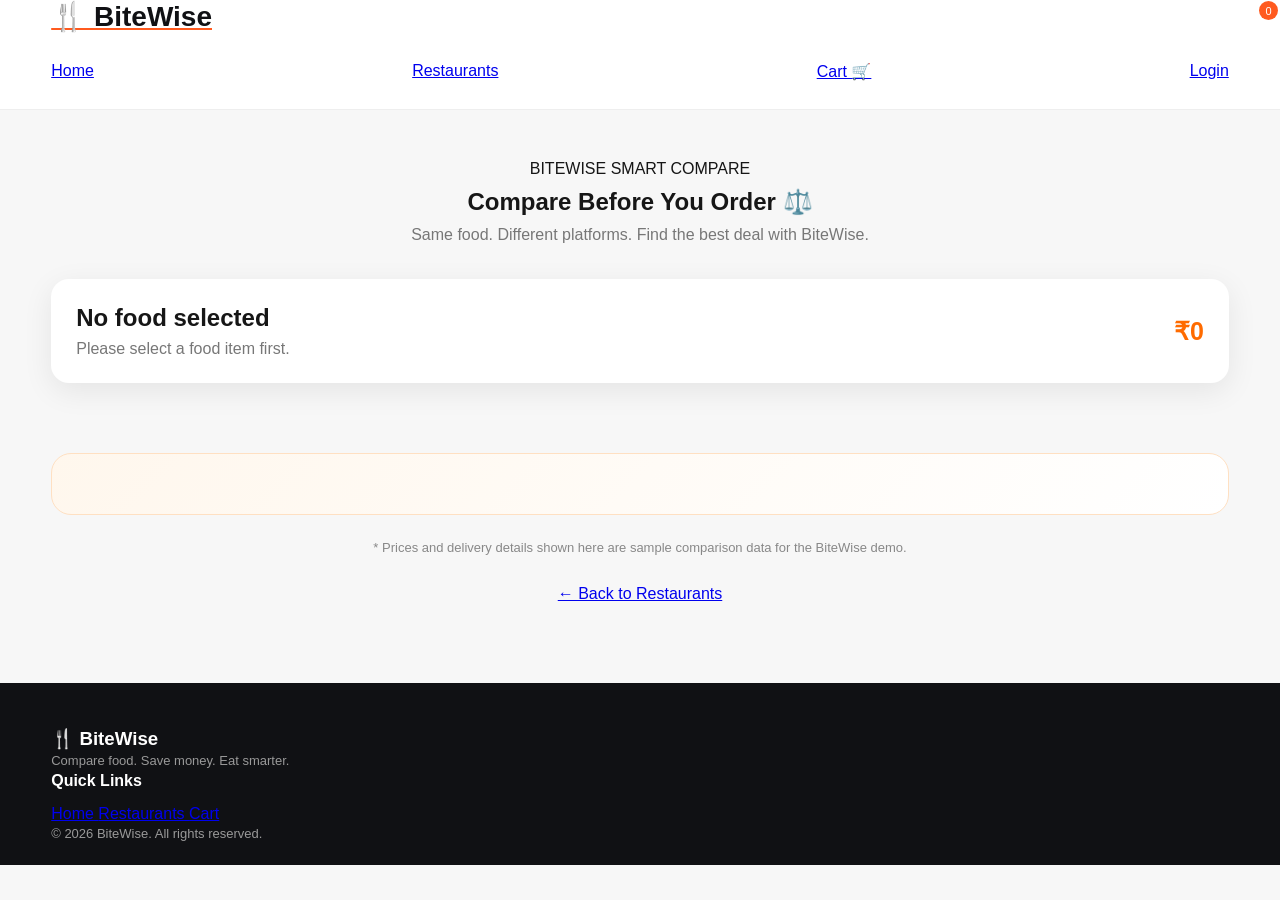
<file: pages/compare.html>
<!DOCTYPE html>
<html lang="en">
<head>
    <meta charset="UTF-8">
    <meta name="viewport" content="width=device-width, initial-scale=1.0">

    <title>Compare Food - BiteWise</title>

    <link rel="stylesheet" href="../css/style.css">

    <style>
        /* =========================
           BITEWISE COMPARISON PAGE
           ========================= */

        .compare-page {
            padding: 50px 0 80px;
        }

        .compare-top {
            text-align: center;
            margin-bottom: 35px;
        }

        .compare-top h1 {
            margin: 10px 0;
        }

        .compare-top p {
            color: #777;
        }

        /* Selected Food */

        .selected-food-box {
            display: flex;
            align-items: center;
            justify-content: space-between;
            gap: 20px;

            padding: 25px;
            margin-bottom: 30px;

            background: #fff;
            border-radius: 18px;

            box-shadow: 0 8px 30px rgba(0,0,0,0.08);
        }

        .selected-food-info h2 {
            margin-bottom: 8px;
        }

        .selected-food-info p {
            color: #777;
        }

        .selected-price {
            font-size: 25px;
            font-weight: 700;
            color: #ff6b00;
        }

        /* Comparison Cards */

        .comparison-grid {
            display: grid;
            grid-template-columns: repeat(3, 1fr);
            gap: 22px;
        }

        .compare-platform {
            position: relative;

            background: #fff;
            border-radius: 20px;

            padding: 25px;

            border: 1px solid #eee;

            box-shadow: 0 8px 25px rgba(0,0,0,0.06);

            transition: 0.3s;
        }

        .compare-platform:hover {
            transform: translateY(-5px);
            box-shadow: 0 15px 35px rgba(0,0,0,0.10);
        }

        .best-platform {
            border: 2px solid #ff6b00;
        }

        .best-badge {
            position: absolute;

            top: -12px;
            right: 20px;

            background: #ff6b00;
            color: white;

            padding: 6px 14px;

            border-radius: 20px;

            font-size: 12px;
            font-weight: 700;
        }

        .platform-header {
            display: flex;
            align-items: center;
            gap: 12px;

            margin-bottom: 25px;
        }

        .platform-logo {
            width: 45px;
            height: 45px;

            display: flex;
            align-items: center;
            justify-content: center;

            border-radius: 12px;

            background: #f5f5f5;

            font-size: 23px;
        }

        .platform-header h3 {
            margin: 0;
        }

        .platform-header span {
            font-size: 13px;
            color: #777;
        }

        .compare-row {
            display: flex;
            justify-content: space-between;

            padding: 13px 0;

            border-bottom: 1px solid #eee;
        }

        .compare-row:last-of-type {
            border-bottom: none;
        }

        .compare-label {
            color: #777;
        }

        .compare-value {
            font-weight: 600;
        }

        .final-price {
            font-size: 23px;
            color: #ff6b00;
        }

        .saving-box {
            margin: 20px 0;

            padding: 12px;

            text-align: center;

            background: #f0fff4;

            color: #16833b;

            border-radius: 10px;

            font-weight: 700;
        }

        .choose-btn {
            width: 100%;
            margin-top: 10px;
        }

        /* Smart Recommendation */

        .smart-recommendation {
            margin-top: 40px;

            padding: 30px;

            border-radius: 20px;

            background: linear-gradient(
                135deg,
                #fff7ed,
                #fff
            );

            border: 1px solid #ffe0c2;

            text-align: center;
        }

        .smart-recommendation h2 {
            margin: 10px 0;
        }

        .recommendation-price {
            font-size: 30px;
            font-weight: 800;
            color: #ff6b00;
        }

        .save-highlight {
            color: #16833b;
            font-weight: 700;
        }

        /* Disclaimer */

        .comparison-note {
            margin-top: 25px;

            text-align: center;

            color: #888;

            font-size: 13px;
        }

        /* Mobile */

        @media (max-width: 900px) {

            .comparison-grid {
                grid-template-columns: 1fr;
            }

        }

        @media (max-width: 600px) {

            .selected-food-box {
                flex-direction: column;
                align-items: flex-start;
            }

            .compare-page {
                padding-top: 30px;
            }

        }
    </style>
</head>


<body>

    <!-- =========================
         HEADER
         ========================= -->

    <header class="header">

        <div class="container nav-container">

            <a href="../index.html" class="logo">
                🍴 <span>BiteWise</span>
            </a>

            <nav class="nav">

                <a href="../index.html">
                    Home
                </a>

                <a href="shop.html">
                    Restaurants
                </a>

                <a href="cart.html">
                    Cart 🛒
                    <span id="cartCount"
                          class="cart-count">
                        0
                    </span>
                </a>

                <a href="../index.html#login">
                    Login
                </a>

            </nav>

        </div>

    </header>


    <!-- =========================
         MAIN
         ========================= -->

    <main>

        <section class="compare-page">

            <div class="container">

                <!-- Heading -->

                <div class="compare-top">

                    <span class="section-tag">
                        BITEWISE SMART COMPARE
                    </span>

                    <h1>
                        Compare Before You Order ⚖️
                    </h1>

                    <p>
                        Same food. Different platforms.
                        Find the best deal with BiteWise.
                    </p>

                </div>


                <!-- Selected Food -->

                <div
                    id="selectedFoodBox"
                    class="selected-food-box">

                    <div class="selected-food-info">

                        <h2 id="foodName">
                            Samosa
                        </h2>

                        <p id="foodRestaurant">
                            A2B
                        </p>

                    </div>

                    <div
                        id="originalPrice"
                        class="selected-price">

                        ₹25

                    </div>

                </div>


                <!-- Comparison -->

                <div
                    id="comparisonGrid"
                    class="comparison-grid">

                    <!-- JavaScript will insert cards -->

                </div>


                <!-- Smart Recommendation -->

                <div
                    id="smartRecommendation"
                    class="smart-recommendation">

                    <!-- JavaScript -->

                </div>


                <p class="comparison-note">

                    * Prices and delivery details shown here
                    are sample comparison data for the BiteWise demo.

                </p>


                <div style="text-align:center; margin-top:30px;">

                    <a
                        href="shop.html"
                        class="btn btn-outline">

                        ← Back to Restaurants

                    </a>

                </div>

            </div>

        </section>

    </main>


    <!-- =========================
         FOOTER
         ========================= -->

    <footer class="footer">

        <div class="container">

            <div class="footer-content">

                <div>

                    <h3>
                        🍴 BiteWise
                    </h3>

                    <p>
                        Compare food. Save money.
                        Eat smarter.
                    </p>

                </div>


                <div>

                    <h4>
                        Quick Links
                    </h4>

                    <a href="../index.html">
                        Home
                    </a>

                    <a href="shop.html">
                        Restaurants
                    </a>

                    <a href="cart.html">
                        Cart
                    </a>

                </div>

            </div>


            <div class="footer-bottom">

                <p>
                    © 2026 BiteWise. All rights reserved.
                </p>

            </div>

        </div>

    </footer>


    <div id="toast" class="toast"></div>


    <script src="../js/script.js"></script>


    <script>

        /* =========================
           SELECTED FOOD
           ========================= */

        let selectedFood = null;


        /* =========================
           DEMO PLATFORM DATA
           ========================= */

        function createPlatformData(food) {

            const basePrice =
                Number(food.price) || 25;


            return [

                {
                    name: "Zomato",
                    icon: "🟠",
                    foodPrice: basePrice + 5,
                    deliveryFee: 25,
                    offer: 10,
                    rating: 4.5,
                    deliveryTime: "30 min"
                },

                {
                    name: "Swiggy",
                    icon: "🔴",
                    foodPrice: basePrice + 3,
                    deliveryFee: 20,
                    offer: 8,
                    rating: 4.6,
                    deliveryTime: "25 min"
                },

                {
                    name: food.restaurant || "Restaurant Direct",
                    icon: "🟢",
                    foodPrice: basePrice,
                    deliveryFee: 0,
                    offer: 0,
                    rating: food.rating || 4.7,
                    deliveryTime: food.delivery || "35 min"
                }

            ];

        }


        /* =========================
           FINAL PRICE
           ========================= */

        function calculateFinalPrice(platform) {

            return (
                platform.foodPrice +
                platform.deliveryFee -
                platform.offer
            );

        }


        /* =========================
           RENDER COMPARISON
           ========================= */

        function renderComparison() {

            const grid =
                document.getElementById(
                    "comparisonGrid"
                );


            const platforms =
                createPlatformData(selectedFood);


            /* Find cheapest */

            const finalPrices =
                platforms.map(
                    calculateFinalPrice
                );


            const lowestPrice =
                Math.min(...finalPrices);


            grid.innerHTML = "";


            platforms.forEach(function(platform) {

                const finalPrice =
                    calculateFinalPrice(platform);


                const saving =
                    finalPrices[0] -
                    finalPrice;


                const isBest =
                    finalPrice === lowestPrice;


                const card =
                    document.createElement("div");


                card.className =
                    "compare-platform" +
                    (isBest
                        ? " best-platform"
                        : "");


                card.innerHTML = `

                    ${
                        isBest
                        ? `
                            <div class="best-badge">
                                🏆 BEST VALUE
                            </div>
                          `
                        : ""
                    }


                    <div class="platform-header">

                        <div class="platform-logo">
                            ${platform.icon}
                        </div>

                        <div>

                            <h3>
                                ${platform.name}
                            </h3>

                            <span>
                                Available option
                            </span>

                        </div>

                    </div>


                    <div class="compare-row">

                        <span class="compare-label">
                            Food Price
                        </span>

                        <span class="compare-value">
                            ₹${platform.foodPrice}
                        </span>

                    </div>


                    <div class="compare-row">

                        <span class="compare-label">
                            Delivery Fee
                        </span>

                        <span class="compare-value">
                            ₹${platform.deliveryFee}
                        </span>

                    </div>


                    <div class="compare-row">

                        <span class="compare-label">
                            Offer
                        </span>

                        <span class="compare-value">
                            - ₹${platform.offer}
                        </span>

                    </div>


                    <div class="compare-row">

                        <span class="compare-label">
                            ⭐ Rating
                        </span>

                        <span class="compare-value">
                            ${platform.rating}
                        </span>

                    </div>


                    <div class="compare-row">

                        <span class="compare-label">
                            🚴 Delivery
                        </span>

                        <span class="compare-value">
                            ${platform.deliveryTime}
                        </span>

                    </div>


                    <div class="compare-row">

                        <span class="compare-label">
                            Final Price
                        </span>

                        <span class="compare-value final-price">
                            ₹${finalPrice}
                        </span>

                    </div>


                    ${
                        saving > 0
                        ? `
                            <div class="saving-box">
                                💰 Save ₹${saving}
                            </div>
                          `
                        : `
                            <div class="saving-box">
                                Best reference price
                            </div>
                          `
                    }


                    <button
                        class="btn btn-primary choose-btn"
                        onclick="choosePlatform(
                            '${platform.name}',
                            ${finalPrice}
                        )">

                        Order from ${platform.name}

                    </button>

                `;


                grid.appendChild(card);

            });


            /* Smart recommendation */

            const bestIndex =
                finalPrices.indexOf(
                    lowestPrice
                );


            const best =
                platforms[bestIndex];


            const saving =
                finalPrices[0] -
                lowestPrice;


            document.getElementById(
                "smartRecommendation"
            ).innerHTML = `

                <span class="section-tag">
                    🧠 BITEWISE RECOMMENDATION
                </span>

                <h2>
                    Best value for your money
                </h2>

                <p>
                    For
                    <strong>
                        ${selectedFood.name}
                    </strong>,
                    BiteWise recommends
                </p>

                <h3>
                    🏆 ${best.name}
                </h3>

                <div class="recommendation-price">
                    ₹${lowestPrice}
                </div>

                ${
                    saving > 0
                    ? `
                        <p class="save-highlight">
                            💰 You save ₹${saving}
                            compared with the first option
                        </p>
                      `
                    : ""
                }

                <p>
                    ⭐ ${best.rating}
                    &nbsp; • &nbsp;
                    🚴 ${best.deliveryTime}
                </p>

            `;

        }


        /* =========================
           CHOOSE PLATFORM
           ========================= */

        function choosePlatform(
            platformName,
            price
        ) {

            const cartItem = {

                id:
                    selectedFood.id +
                    "-" +
                    platformName
                        .toLowerCase()
                        .replace(/\s+/g, "-"),

                name:
                    selectedFood.name,

                restaurant:
                    platformName,

                price:
                    price,

                rating:
                    selectedFood.rating || 4.5,

                delivery:
                    selectedFood.delivery || "30 min",

                quantity: 1

            };


            addToCart(cartItem);


            showToast(
                `${selectedFood.name} added to cart!`
            );

        }


        /* =========================
           LOAD FOOD
           ========================= */

        function loadSelectedFood() {

            const saved =
                localStorage.getItem(
                    "bitewiseCompareFood"
                );


            if (!saved) {

                document.getElementById(
                    "foodName"
                ).textContent =
                    "No food selected";

                document.getElementById(
                    "foodRestaurant"
                ).textContent =
                    "Please select a food item first.";

                document.getElementById(
                    "originalPrice"
                ).textContent =
                    "₹0";

                return;

            }


            selectedFood =
                JSON.parse(saved);


            document.getElementById(
                "foodName"
            ).textContent =
                selectedFood.name;


            document.getElementById(
                "foodRestaurant"
            ).textContent =
                selectedFood.restaurant;


            document.getElementById(
                "originalPrice"
            ).textContent =
                `₹${selectedFood.price}`;


            renderComparison();

        }


        /* =========================
           PAGE LOAD
           ========================= */

        document.addEventListener(
            "DOMContentLoaded",
            function() {

                updateCartCount();

                loadSelectedFood();

            }
        );

    </script>

</body>
</html>
</file>
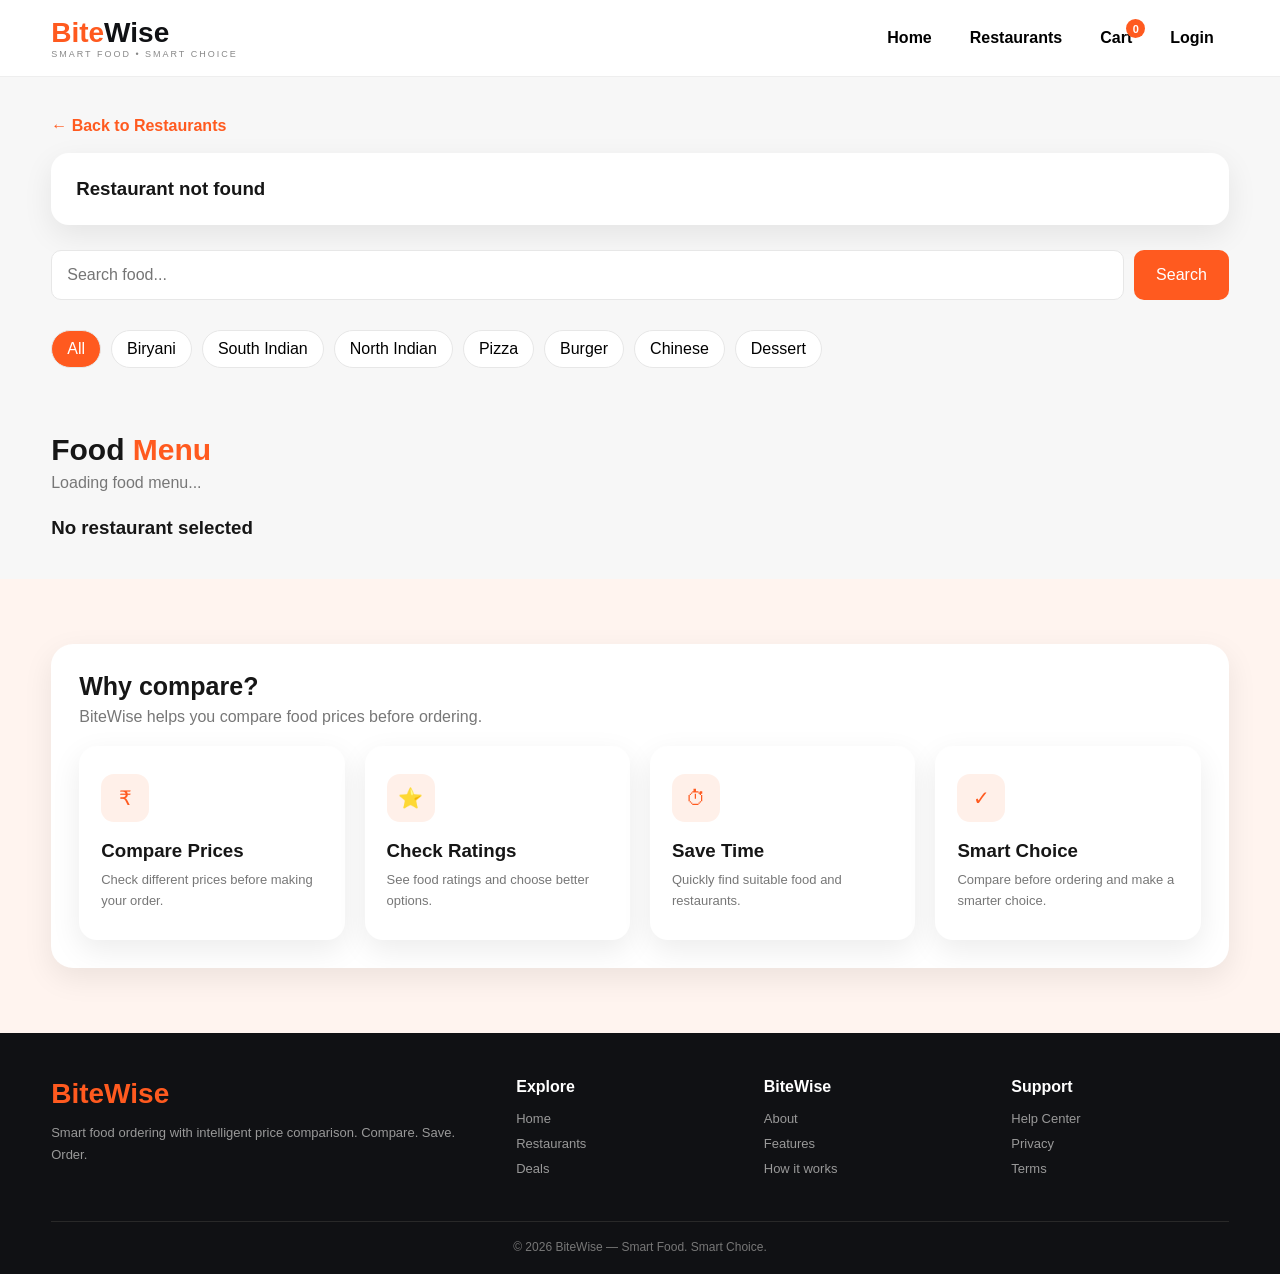
<file: pages/food.html>
<!DOCTYPE html>
<html lang="en">

<head>

    <meta charset="UTF-8">

    <meta
        name="viewport"
        content="width=device-width, initial-scale=1.0"
    >

    <title>BiteWise | Food Menu</title>

    <link
        rel="stylesheet"
        href="../css/style.css"
    >

</head>


<body>


<!-- =====================================================
     HEADER
===================================================== -->

<header>

    <div class="container nav">

        <!-- LOGO -->

        <div
            onclick="window.location.href='../index.html'"
            style="cursor:pointer;"
        >

            <div class="logo">
                Bite<span>Wise</span>
            </div>

            <div class="tagline">
                SMART FOOD • SMART CHOICE
            </div>

        </div>


        <!-- NAVIGATION -->

        <div class="nav-links">

            <button
                onclick="window.location.href='../index.html'"
            >
                Home
            </button>

            <button
                onclick="window.location.href='shop.html'"
            >
                Restaurants
            </button>

            <button
                class="cart-btn"
                onclick="window.location.href='cart.html'"
            >

                Cart

                <span
                    id="cartCount"
                    class="cart-count"
                >
                    0
                </span>

            </button>

            <button
                onclick="window.location.href='login.html'"
            >
                Login
            </button>

        </div>


        <!-- MOBILE MENU -->

        <button
            class="mobile-menu"
            onclick="window.location.href='shop.html'"
        >
            ☰
        </button>

    </div>

</header>



<!-- =====================================================
     MAIN
===================================================== -->

<main>


    <!-- =================================================
         RESTAURANT HEADER
    ================================================== -->

    <section class="page-top">

        <div class="container">


            <!-- BACK BUTTON -->

            <button
                type="button"
                onclick="window.location.href='shop.html'"
                style="
                    background:none;
                    color:#ff5a1f;
                    font-weight:bold;
                    margin-bottom:18px;
                    padding:0;
                    cursor:pointer;
                "
            >
                ← Back to Restaurants
            </button>


            <!-- RESTAURANT DETAILS -->

            <div
                class="shop-header"
                id="restaurantHeader"
            >
            </div>



            <!-- =================================================
                 FOOD SEARCH
            ================================================== -->

            <div class="page-search">

                <input
                    type="text"
                    id="foodSearch"
                    placeholder="Search food..."
                    onkeyup="searchFood()"
                >

                <button
                    type="button"
                    onclick="searchFood()"
                >
                    Search
                </button>

            </div>



            <!-- =================================================
                 CATEGORY FILTER
            ================================================== -->

            <div class="food-filter">

                <button
                    type="button"
                    class="filter-pill active"
                    onclick="foodFilter('All', this)"
                >
                    All
                </button>

                <button
                    type="button"
                    class="filter-pill"
                    onclick="foodFilter('Biryani', this)"
                >
                    Biryani
                </button>

                <button
                    type="button"
                    class="filter-pill"
                    onclick="foodFilter('South Indian', this)"
                >
                    South Indian
                </button>

                <button
                    type="button"
                    class="filter-pill"
                    onclick="foodFilter('North Indian', this)"
                >
                    North Indian
                </button>

                <button
                    type="button"
                    class="filter-pill"
                    onclick="foodFilter('Pizza', this)"
                >
                    Pizza
                </button>

                <button
                    type="button"
                    class="filter-pill"
                    onclick="foodFilter('Burger', this)"
                >
                    Burger
                </button>

                <button
                    type="button"
                    class="filter-pill"
                    onclick="foodFilter('Chinese', this)"
                >
                    Chinese
                </button>

                <button
                    type="button"
                    class="filter-pill"
                    onclick="foodFilter('Dessert', this)"
                >
                    Dessert
                </button>

            </div>

        </div>

    </section>



    <!-- =================================================
         FOOD MENU
    ================================================== -->

    <section
        style="
            padding-top:20px;
            padding-bottom:40px;
        "
    >

        <div class="container">


            <!-- SECTION HEADER -->

            <div class="section-head">

                <div>

                    <h2 class="section-title">

                        Food
                        <span>Menu</span>

                    </h2>

                    <p
                        class="section-subtitle"
                        id="foodResultText"
                    >
                        Loading food menu...
                    </p>

                </div>

            </div>



            <!-- FOOD GRID -->

            <div
                id="restaurantFoods"
                class="food-grid"
                style="
                    display:grid;
                    grid-template-columns:
                        repeat(
                            auto-fit,
                            minmax(280px, 1fr)
                        );
                    gap:24px;
                    width:100%;
                    align-items:stretch;
                "
            >
            </div>


        </div>

    </section>



    <!-- =====================================================
         WHY COMPARE
    ===================================================== -->

    <section class="compare-section">

        <div class="container">

            <div class="compare-box">

                <div class="compare-title">

                    <div>

                        <h2>
                            Why compare?
                        </h2>

                        <p class="section-subtitle">

                            BiteWise helps you compare
                            food prices before ordering.

                        </p>

                    </div>

                </div>



                <!-- WHY GRID -->

                <div class="why-grid">


                    <div class="why-card">

                        <div class="why-icon">
                            ₹
                        </div>

                        <h3>
                            Compare Prices
                        </h3>

                        <p>
                            Check different prices
                            before making your order.
                        </p>

                    </div>



                    <div class="why-card">

                        <div class="why-icon">
                            ⭐
                        </div>

                        <h3>
                            Check Ratings
                        </h3>

                        <p>
                            See food ratings and
                            choose better options.
                        </p>

                    </div>



                    <div class="why-card">

                        <div class="why-icon">
                            ⏱
                        </div>

                        <h3>
                            Save Time
                        </h3>

                        <p>
                            Quickly find suitable
                            food and restaurants.
                        </p>

                    </div>



                    <div class="why-card">

                        <div class="why-icon">
                            ✓
                        </div>

                        <h3>
                            Smart Choice
                        </h3>

                        <p>
                            Compare before ordering
                            and make a smarter choice.
                        </p>

                    </div>


                </div>

            </div>

        </div>

    </section>


</main>



<!-- =====================================================
     FOOTER
===================================================== -->

<footer>

    <div class="container">

        <div class="footer-grid">


            <!-- ABOUT -->

            <div>

                <div class="footer-logo">
                    BiteWise
                </div>

                <p>
                    Smart food ordering with
                    intelligent price comparison.
                    Compare. Save. Order.
                </p>

            </div>



            <!-- EXPLORE -->

            <div>

                <h4>
                    Explore
                </h4>

                <ul>

                    <li
                        onclick="window.location.href='../index.html'"
                    >
                        Home
                    </li>

                    <li
                        onclick="window.location.href='shop.html'"
                    >
                        Restaurants
                    </li>

                    <li>
                        Deals
                    </li>

                </ul>

            </div>



            <!-- BITEWISE -->

            <div>

                <h4>
                    BiteWise
                </h4>

                <ul>

                    <li>
                        About
                    </li>

                    <li>
                        Features
                    </li>

                    <li>
                        How it works
                    </li>

                </ul>

            </div>



            <!-- SUPPORT -->

            <div>

                <h4>
                    Support
                </h4>

                <ul>

                    <li>
                        Help Center
                    </li>

                    <li>
                        Privacy
                    </li>

                    <li>
                        Terms
                    </li>

                </ul>

            </div>


        </div>



        <!-- COPYRIGHT -->

        <div class="copyright">

            © 2026 BiteWise —
            Smart Food. Smart Choice.

        </div>


    </div>

</footer>



<!-- =====================================================
     TOAST
===================================================== -->

<div id="toast">
    Message
</div>



<!-- =====================================================
     MAIN SCRIPT
===================================================== -->

<script src="../js/script.js"></script>



<!-- =====================================================
     FOOD PAGE SCRIPT
===================================================== -->

<script>


/* =====================================================
   CURRENT RESTAURANT
===================================================== */

let currentRestaurant = null;



/* =====================================================
   LOAD RESTAURANT
===================================================== */

function loadRestaurant() {

    const restaurantData =
        localStorage.getItem(
            "bitewiseRestaurant"
        );


    console.log(
        "Restaurant from localStorage:",
        restaurantData
    );


    /*
     * No restaurant selected
     */

    if (!restaurantData) {

        console.error(
            "No restaurant selected"
        );

        window.location.href =
            "shop.html";

        return;

    }


    try {

        /*
         * Convert JSON string
         * into restaurant object
         */

        currentRestaurant =
            JSON.parse(
                restaurantData
            );


        console.log(
            "Selected restaurant:",
            currentRestaurant
        );


        /*
         * Validate restaurant
         */

        if (
            !currentRestaurant ||
            !currentRestaurant.name
        ) {

            throw new Error(
                "Invalid restaurant data"
            );

        }


        /*
         * Render restaurant header
         */

        renderRestaurantHeader();


        /*
         * Wait for backend foods
         */

        waitForFoodData();

    }

    catch (error) {

        console.error(
            "Failed to load restaurant:",
            error
        );


        localStorage.removeItem(
            "bitewiseRestaurant"
        );


        localStorage.removeItem(
            "bitewiseRestaurantId"
        );


        window.location.href =
            "shop.html";

    }

}



/* =====================================================
   WAIT FOR FOOD DATA
===================================================== */

function waitForFoodData() {

    let attempts = 0;


    /*
     * Check every 100 milliseconds
     */

    const foodTimer =
        setInterval(
            function () {

                attempts++;


                console.log(
                    "Waiting for foods...",
                    foods.length
                );


                /*
                 * Backend foods loaded
                 */

                if (
                    Array.isArray(foods) &&
                    foods.length > 0
                ) {

                    clearInterval(
                        foodTimer
                    );


                    console.log(
                        "Food data loaded:",
                        foods.length
                    );


                    renderRestaurantFoods();


                    return;

                }


                /*
                 * Stop after 10 seconds
                 */

                if (
                    attempts >= 100
                ) {

                    clearInterval(
                        foodTimer
                    );


                    console.error(
                        "Food data loading timeout"
                    );


                    renderRestaurantFoods(
                        []
                    );

                }

            },
            100
        );

}



/* =====================================================
   RESTAURANT HEADER
===================================================== */

function renderRestaurantHeader() {

    const container =
        document.getElementById(
            "restaurantHeader"
        );


    if (!container) {

        return;

    }


    /*
     * Restaurant image
     */

    const image =
        currentRestaurant.image ||
        "https://images.unsplash.com/photo-1517248135467-4c7edcad34c4?auto=format&fit=crop&w=500&q=80";


    /*
     * Restaurant category
     */

    const category =
        currentRestaurant.category ||
        currentRestaurant.cuisine ||
        "Restaurant";


    /*
     * Rating
     */

    const rating =
        currentRestaurant.rating ||
        "4.5";


    /*
     * Delivery time
     */

    const deliveryTime =
        currentRestaurant.deliveryTime ||
        currentRestaurant.time ||
        30;


    container.innerHTML = `

        <div
            style="
                display:flex;
                align-items:center;
                gap:20px;
                flex-wrap:wrap;
                width:100%;
            "
        >


            <!-- RESTAURANT IMAGE -->

            <img
                src="${image}"
                alt="${currentRestaurant.name}"
                style="
                    width:120px;
                    height:100px;
                    min-width:120px;
                    object-fit:cover;
                    border-radius:16px;
                    box-shadow:
                        0 8px 20px rgba(0,0,0,.12);
                "
                onerror="
                    this.onerror=null;
                    this.src='https://images.unsplash.com/photo-1517248135467-4c7edcad34c4?auto=format&fit=crop&w=500&q=80';
                "
            >


            <!-- RESTAURANT DETAILS -->

            <div>

                <h1
                    style="
                        margin-bottom:8px;
                    "
                >
                    ${currentRestaurant.name}
                </h1>


                <p
                    style="
                        color:#777;
                        margin-bottom:10px;
                    "
                >
                    ${category}
                </p>


                <div>

                    <span class="rating">

                        ⭐
                        ${rating}

                    </span>


                    &nbsp;&nbsp;


                    <span>

                        🕒
                        ${deliveryTime}
                        min

                    </span>

                </div>

            </div>


        </div>

    `;

}



/* =====================================================
   GET RESTAURANT FOODS
===================================================== */

function getRestaurantFoods() {

    if (!currentRestaurant) {

        return [];

    }


    /*
     * Selected restaurant ID
     */

    const restaurantId =
        Number(
            currentRestaurant.id ||
            currentRestaurant.restaurant_id
        );


    /*
     * Selected restaurant name
     */

    const restaurantName =
        String(
            currentRestaurant.name || ""
        )
        .trim()
        .toLowerCase();


    console.log(
        "Filtering restaurant:",
        restaurantName,
        "ID:",
        restaurantId
    );


    /*
     * Filter foods
     */

    const filteredFoods =
        foods.filter(
            function (food) {


                /*
                 * Food restaurant ID
                 */

                const foodRestaurantId =
                    Number(
                        food.restaurant_id ||
                        food.restaurantId ||
                        food.restaurant?.id ||
                        0
                    );


                /*
                 * If ID matches
                 */

                if (
                    restaurantId > 0 &&
                    foodRestaurantId > 0 &&
                    restaurantId ===
                    foodRestaurantId
                ) {

                    return true;

                }


                /*
                 * Fallback:
                 * match restaurant name
                 */

                const foodRestaurantName =
                    String(

                        typeof food.restaurant ===
                        "string"

                            ? food.restaurant

                            : (
                                food.restaurant?.name ||
                                ""
                            )

                    )
                    .trim()
                    .toLowerCase();


                return (
                    foodRestaurantName ===
                    restaurantName
                );

            }
        );


    console.log(
        "Foods found for",
        currentRestaurant.name,
        ":",
        filteredFoods
    );


    return filteredFoods;

}



/* =====================================================
   RENDER FOOD MENU
===================================================== */

function renderRestaurantFoods(
    foodList = getRestaurantFoods()
) {

    const container =
        document.getElementById(
            "restaurantFoods"
        );


    if (!container) {

        return;

    }


    /*
     * EMPTY
     */

    if (
        !foodList ||
        foodList.length === 0
    ) {

        container.innerHTML = `

            <div
                class="empty-state"
                style="
                    grid-column:1 / -1;
                    width:100%;
                    text-align:center;
                    padding:40px 20px;
                "
            >

                <h3>
                    No food available
                </h3>

                <p>
                    No food items are available
                    for
                    ${currentRestaurant
                        ? currentRestaurant.name
                        : "this restaurant"}.
                </p>

            </div>

        `;


        updateFoodResultText(
            0
        );


        return;

    }



    /*
     * CREATE FOOD CARDS
     */

    container.innerHTML =

        foodList
            .map(
                function (food) {

                    return `

                <div
                    class="food-card"
                    style="
                        cursor:pointer;
                        width:100%;
                        min-width:0;
                        box-sizing:border-box;
                    "
                    onclick="
                        if (
                            typeof openFoodFromCard ===
                            'function'
                        ) {
                            openFoodFromCard(${food.id});
                        }
                    "
                >


                    <!-- FOOD IMAGE -->

                    <img
                        src="${food.image || 'https://images.unsplash.com/photo-1546069901-ba9599a7e63c?auto=format&fit=crop&w=700&q=80'}"
                        alt="${food.name}"
                        class="food-img"
                        onerror="
                            this.onerror=null;
                            this.src='https://images.unsplash.com/photo-1546069901-ba9599a7e63c?auto=format&fit=crop&w=700&q=80';
                        "
                    >



                    <!-- FOOD CONTENT -->

                    <div
                        class="food-card-content"
                        style="
                            width:100%;
                            box-sizing:border-box;
                        "
                    >


                        <!-- FOOD NAME -->

                        <h3>
                            ${food.name}
                        </h3>



                        <!-- RESTAURANT -->

                        <p
                            class="restaurant-name"
                        >
                            ${food.restaurant || currentRestaurant.name}
                        </p>



                        <!-- CATEGORY -->

                        <p
                            style="
                                color:#888;
                                font-size:13px;
                                margin-top:4px;
                            "
                        >
                            ${food.category || ""}
                        </p>



                        <!-- META -->

                        <div
                            class="food-meta"
                        >

                            <span>

                                ⭐
                                ${food.rating || "4.5"}

                            </span>


                            <span>

                                🕒
                                ${food.time || 30}
                                min

                            </span>

                        </div>



                        <!-- BOTTOM -->

                        <div
                            class="food-bottom"
                            style="
                                width:100%;
                                box-sizing:border-box;
                            "
                        >


                            <!-- PRICE -->

                            <strong>
                                ₹${food.price}
                            </strong>



                            <!-- ACTIONS -->

                            <div
                                class="food-actions"
                                onclick="
                                    event.stopPropagation()
                                "
                            >


                                <!-- COMPARE -->

                                <button
                                    type="button"
                                    class="compare-btn"
                                    onclick="
                                        event.stopPropagation();

                                        if (
                                            typeof openCompare ===
                                            'function'
                                        ) {
                                            openCompare(${food.id});
                                        }
                                    "
                                >
                                    ⚖ Compare
                                </button>



                                <!-- ADD TO CART -->

                                <button
                                    type="button"
                                    class="add-btn"
                                    onclick="
                                        event.stopPropagation();

                                        if (
                                            typeof addToCart ===
                                            'function'
                                        ) {
                                            addToCart(${food.id});
                                        }
                                    "
                                >
                                    + Add
                                </button>


                            </div>


                        </div>


                    </div>


                </div>

            `;

                }
            )
            .join("");


    /*
     * UPDATE RESULT
     */

    updateFoodResultText(
        foodList.length
    );

}



/* =====================================================
   UPDATE FOOD RESULT TEXT
===================================================== */

function updateFoodResultText(
    count
) {

    const result =
        document.getElementById(
            "foodResultText"
        );


    if (!result) {

        return;

    }


    if (
        count === 0
    ) {

        result.textContent =
            "No food items available";

    }

    else {

        result.textContent =
            `${count} food item(s) available`;

    }

}



/* =====================================================
   SEARCH FOOD
===================================================== */

function searchFood() {

    const input =
        document.getElementById(
            "foodSearch"
        );


    if (!input) {

        return;

    }


    const searchText =
        input.value
            .trim()
            .toLowerCase();


    /*
     * Get current restaurant foods
     */

    const restaurantFoods =
        getRestaurantFoods();



    /*
     * Empty search
     */

    if (!searchText) {

        renderRestaurantFoods(
            restaurantFoods
        );

        return;

    }



    /*
     * Search food name/category
     */

    const filtered =
        restaurantFoods.filter(
            function (food) {

                const foodName =
                    String(
                        food.name || ""
                    )
                    .toLowerCase();


                const category =
                    String(
                        food.category || ""
                    )
                    .toLowerCase();


                return (

                    foodName.includes(
                        searchText
                    )

                    ||

                    category.includes(
                        searchText
                    )

                );

            }
        );


    renderRestaurantFoods(
        filtered
    );

}



/* =====================================================
   FOOD CATEGORY FILTER
===================================================== */

function foodFilter(
    category,
    button
) {


    /*
     * Remove active
     */

    document
        .querySelectorAll(
            ".filter-pill"
        )
        .forEach(
            function (pill) {

                pill.classList.remove(
                    "active"
                );

            }
        );


    /*
     * Add active
     */

    if (button) {

        button.classList.add(
            "active"
        );

    }



    /*
     * Get current restaurant foods
     */

    const restaurantFoods =
        getRestaurantFoods();



    /*
     * ALL
     */

    if (
        category ===
        "All"
    ) {

        renderRestaurantFoods(
            restaurantFoods
        );

        return;

    }



    /*
     * Category filtering
     */

    const filtered =
        restaurantFoods.filter(
            function (food) {

                return (

                    String(
                        food.category || ""
                    )
                    .trim()
                    .toLowerCase()

                    ===

                    String(
                        category
                    )
                    .trim()
                    .toLowerCase()

                );

            }
        );


    renderRestaurantFoods(
        filtered
    );

}



/* =====================================================
   PAGE LOAD
===================================================== */

document.addEventListener(
    "DOMContentLoaded",
    function () {

        console.log(
            "======================================"
        );

        console.log(
            "Food page loaded"
        );


        /*
         * Load selected restaurant
         */

        loadRestaurant();


        /*
         * Update cart
         */

        if (
            typeof updateCartCount ===
            "function"
        ) {

            updateCartCount();

        }


        console.log(
            "======================================"
        );

    }
);


</script>


</body>

</html>
</file>
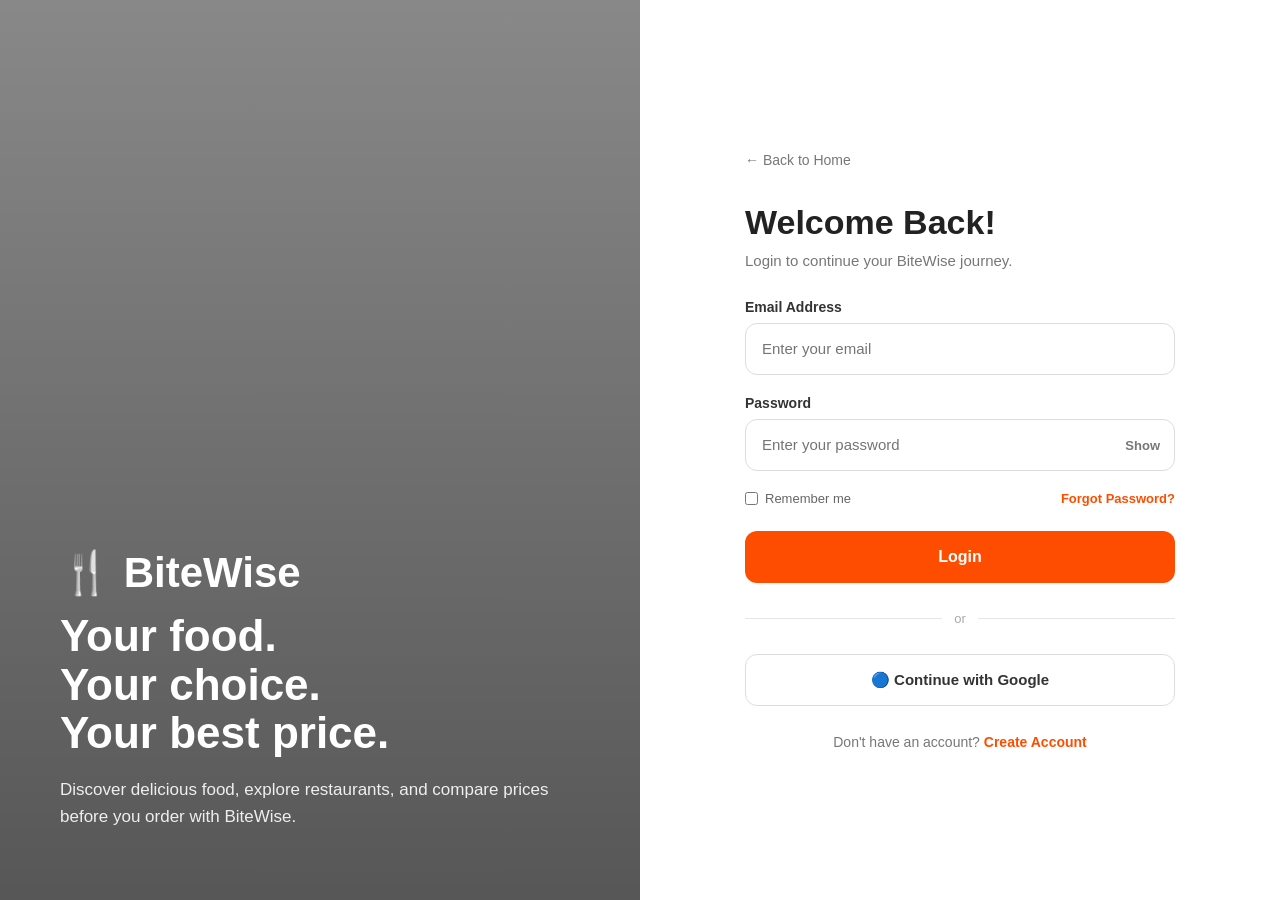
<file: pages/login.html>
<!DOCTYPE html>
<html lang="en">
<head>
    <meta charset="UTF-8">
    <meta name="viewport" content="width=device-width, initial-scale=1.0">

    <title>BiteWise | Login</title>

    <link rel="stylesheet" href="../css/style.css">

    <style>
        * {
            box-sizing: border-box;
        }

        body {
            margin: 0;
            min-height: 100vh;
            font-family: Arial, sans-serif;
            background: #f8f8f8;
        }

        .login-page {
            min-height: 100vh;
            display: flex;
        }

        /* ================= LEFT SIDE ================= */

        .login-visual {
            width: 50%;
            min-height: 100vh;
            position: relative;
            overflow: hidden;

            background:
                linear-gradient(
                    rgba(0, 0, 0, 0.45),
                    rgba(0, 0, 0, 0.65)
                ),
                url("https://images.unsplash.com/photo-1504674900247-0877df9cc836?auto=format&fit=crop&w=1200&q=85");

            background-size: cover;
            background-position: center;
        }

        .visual-content {
            position: absolute;
            left: 60px;
            bottom: 70px;
            color: white;
            max-width: 500px;
        }

        .visual-logo {
            font-size: 42px;
            font-weight: 800;
            margin-bottom: 15px;
        }

        .visual-content h1 {
            font-size: 44px;
            line-height: 1.1;
            margin: 0 0 18px;
        }

        .visual-content p {
            font-size: 17px;
            line-height: 1.6;
            opacity: 0.9;
        }

        /* ================= RIGHT SIDE ================= */

        .login-section {
            width: 50%;
            min-height: 100vh;
            display: flex;
            justify-content: center;
            align-items: center;
            padding: 40px;
            background: white;
        }

        .login-container {
            width: 100%;
            max-width: 430px;
        }

        .back-home {
            display: inline-block;
            margin-bottom: 35px;
            text-decoration: none;
            color: #777;
            font-size: 14px;
        }

        .back-home:hover {
            color: #ff4d00;
        }

        .login-header {
            margin-bottom: 30px;
        }

        .login-header h2 {
            font-size: 34px;
            margin: 0 0 10px;
            color: #222;
        }

        .login-header p {
            margin: 0;
            color: #777;
            font-size: 15px;
        }

        /* ================= FORM ================= */

        .form-group {
            margin-bottom: 20px;
        }

        .form-group label {
            display: block;
            margin-bottom: 8px;
            font-size: 14px;
            font-weight: 600;
            color: #333;
        }

        .input-wrapper {
            position: relative;
        }

        .input-wrapper input {
            width: 100%;
            height: 52px;
            border: 1px solid #ddd;
            border-radius: 12px;
            padding: 0 16px;
            font-size: 15px;
            outline: none;
            transition: 0.3s;
        }

        .input-wrapper input:focus {
            border-color: #ff4d00;
            box-shadow: 0 0 0 3px rgba(255, 77, 0, 0.1);
        }

        .password-input {
            padding-right: 65px !important;
        }

        .show-password {
            position: absolute;
            right: 15px;
            top: 50%;
            transform: translateY(-50%);
            border: none;
            background: transparent;
            cursor: pointer;
            color: #777;
            font-size: 13px;
            font-weight: 600;
        }

        /* ================= OPTIONS ================= */

        .login-options {
            display: flex;
            justify-content: space-between;
            align-items: center;
            margin: 8px 0 25px;
            font-size: 13px;
        }

        .remember {
            display: flex;
            align-items: center;
            gap: 7px;
            color: #666;
        }

        .remember input {
            accent-color: #ff4d00;
        }

        .forgot-password {
            color: #ff4d00;
            text-decoration: none;
            font-weight: 600;
        }

        /* ================= LOGIN BUTTON ================= */

        .login-btn {
            width: 100%;
            height: 52px;
            border: none;
            border-radius: 12px;
            background: #ff4d00;
            color: white;
            font-size: 16px;
            font-weight: 700;
            cursor: pointer;
            transition: 0.3s;
        }

        .login-btn:hover {
            background: #e64300;
            transform: translateY(-1px);
            box-shadow: 0 8px 20px rgba(255, 77, 0, 0.25);
        }

        /* ================= DIVIDER ================= */

        .divider {
            display: flex;
            align-items: center;
            gap: 12px;
            margin: 28px 0;
            color: #aaa;
            font-size: 13px;
        }

        .divider::before,
        .divider::after {
            content: "";
            flex: 1;
            height: 1px;
            background: #e5e5e5;
        }

        /* ================= GOOGLE ================= */

        .google-btn {
            width: 100%;
            height: 52px;
            border: 1px solid #ddd;
            border-radius: 12px;
            background: white;
            cursor: pointer;
            font-size: 15px;
            font-weight: 600;
            color: #333;
            transition: 0.3s;
        }

        .google-btn:hover {
            background: #fafafa;
            border-color: #bbb;
        }

        /* ================= SIGN UP ================= */

        .signup-text {
            text-align: center;
            margin-top: 28px;
            font-size: 14px;
            color: #777;
        }

        .signup-text a {
            color: #ff4d00;
            font-weight: 700;
            text-decoration: none;
        }

        /* ================= MOBILE ================= */

        @media (max-width: 800px) {

            .login-page {
                display: block;
            }

            .login-visual {
                width: 100%;
                min-height: 280px;
            }

            .visual-content {
                left: 30px;
                bottom: 30px;
            }

            .visual-logo {
                font-size: 30px;
            }

            .visual-content h1 {
                font-size: 28px;
            }

            .visual-content p {
                display: none;
            }

            .login-section {
                width: 100%;
                min-height: auto;
                padding: 35px 25px 50px;
            }

            .back-home {
                margin-bottom: 25px;
            }
        }
    </style>
</head>

<body>

<div class="login-page">

    <!-- ================= LEFT VISUAL ================= -->

    <div class="login-visual">

        <div class="visual-content">

            <div class="visual-logo">
                🍴 BiteWise
            </div>

            <h1>
                Your food.<br>
                Your choice.<br>
                Your best price.
            </h1>

            <p>
                Discover delicious food, explore restaurants,
                and compare prices before you order with BiteWise.
            </p>

        </div>

    </div>


    <!-- ================= LOGIN SECTION ================= -->

    <div class="login-section">

        <div class="login-container">

            <a href="../index.html" class="back-home">
                ← Back to Home
            </a>


            <div class="login-header">

                <h2>Welcome Back!</h2>

                <p>
                    Login to continue your BiteWise journey.
                </p>

            </div>


            <!-- ================= FORM ================= -->

            <form id="loginForm">

                <div class="form-group">

                    <label for="email">
                        Email Address
                    </label>

                    <div class="input-wrapper">

                        <input
                            type="email"
                            id="email"
                            placeholder="Enter your email"
                            required
                        >

                    </div>

                </div>


                <div class="form-group">

                    <label for="password">
                        Password
                    </label>

                    <div class="input-wrapper">

                        <input
                            type="password"
                            id="password"
                            class="password-input"
                            placeholder="Enter your password"
                            required
                        >

                        <button
                            type="button"
                            class="show-password"
                            onclick="togglePassword()"
                        >
                            Show
                        </button>

                    </div>

                </div>


                <div class="login-options">

                    <label class="remember">

                        <input
                            type="checkbox"
                            id="remember"
                        >

                        Remember me

                    </label>

                    <a
                        href="#"
                        class="forgot-password"
                        onclick="forgotPassword()"
                    >
                        Forgot Password?
                    </a>

                </div>


                <button
                    type="submit"
                    class="login-btn"
                >
                    Login
                </button>

            </form>


            <!-- ================= DIVIDER ================= -->

            <div class="divider">
                or
            </div>


            <!-- ================= GOOGLE ================= -->

            <button
                class="google-btn"
                onclick="googleLogin()"
            >
                🔵 Continue with Google
            </button>


            <!-- ================= SIGN UP ================= -->

            <div class="signup-text">

                Don't have an account?

                <a
                    href="#"
                    onclick="createAccount()"
                >
                    Create Account
                </a>

            </div>

        </div>

    </div>

</div>


<script>

    /* ================= PASSWORD ================= */

    function togglePassword() {

        const password =
            document.getElementById("password");

        const button =
            document.querySelector(".show-password");

        if (password.type === "password") {

            password.type = "text";
            button.textContent = "Hide";

        } else {

            password.type = "password";
            button.textContent = "Show";

        }

    }


    /* ================= LOGIN ================= */

    document
        .getElementById("loginForm")
        .addEventListener("submit", function(event) {

            event.preventDefault();

            const email =
                document.getElementById("email").value.trim();

            const password =
                document.getElementById("password").value.trim();

            if (!email || !password) {

                alert("Please enter your email and password.");
                return;

            }

            /*
                Demo login only.
                Backend authentication can be
                connected later.
            */

            localStorage.setItem(
                "bitewiseLoggedIn",
                "true"
            );

            localStorage.setItem(
                "bitewiseUserEmail",
                email
            );

            alert("Login successful! Welcome to BiteWise.");

            window.location.href = "../index.html";

        });


    /* ================= GOOGLE ================= */

    function googleLogin() {

        alert(
            "Google Login will be connected when backend authentication is added."
        );

    }


    /* ================= FORGOT PASSWORD ================= */

    function forgotPassword() {

        alert(
            "Password recovery will be available with backend authentication."
        );

    }


    /* ================= CREATE ACCOUNT ================= */

    function createAccount() {

        alert(
            "Account registration page can be added next."
        );

    }

</script>

</body>
</html>
</file>
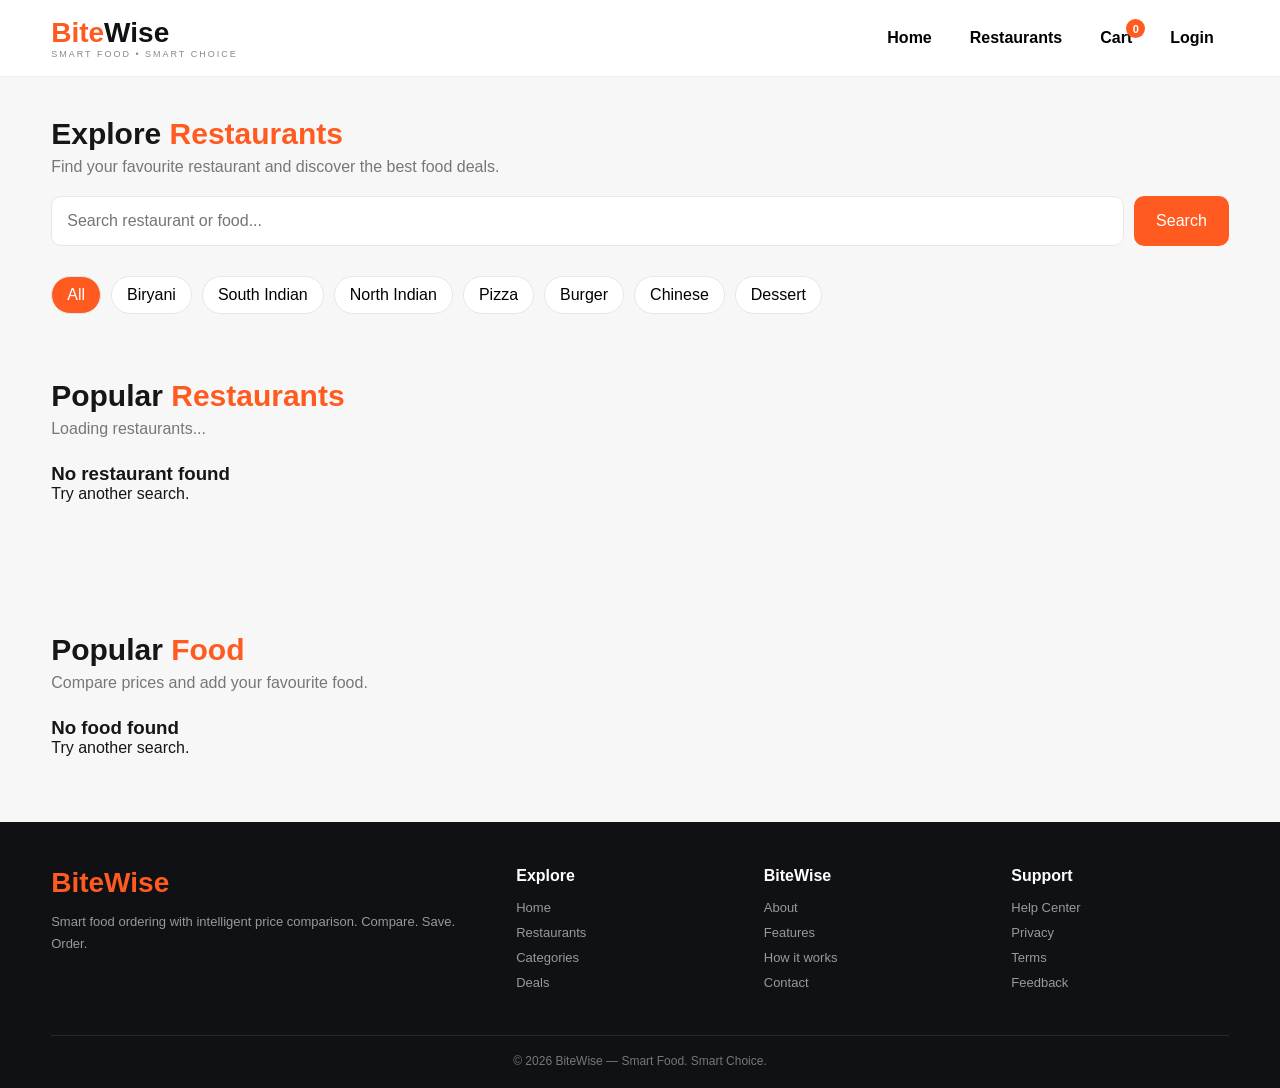
<file: pages/shop.html>
<!DOCTYPE html>
<html lang="en">

<head>

    <meta charset="UTF-8">

    <meta
        name="viewport"
        content="width=device-width, initial-scale=1.0"
    >

    <title>BiteWise | Restaurants</title>

    <link
        rel="stylesheet"
        href="../css/style.css"
    >

</head>


<body>


<!-- =====================================================
     HEADER
===================================================== -->

<header>

    <div class="container nav">


        <!-- LOGO -->

        <div
            onclick="window.location.href='../index.html'"
            style="cursor:pointer"
        >

            <div class="logo">
                Bite<span>Wise</span>
            </div>

            <div class="tagline">
                SMART FOOD • SMART CHOICE
            </div>

        </div>



        <!-- NAVIGATION -->

        <div class="nav-links">

            <button
                onclick="window.location.href='../index.html'"
            >
                Home
            </button>


            <button
                onclick="window.location.href='shop.html'"
            >
                Restaurants
            </button>


            <button
                class="cart-btn"
                onclick="window.location.href='cart.html'"
            >

                Cart

                <span
                    id="cartCount"
                    class="cart-count"
                >
                    0
                </span>

            </button>


            <button
                onclick="window.location.href='login.html'"
            >
                Login
            </button>

        </div>



        <!-- MOBILE MENU -->

        <button
            class="mobile-menu"
            onclick="window.location.href='../index.html'"
        >
            ☰
        </button>

    </div>

</header>



<!-- =====================================================
     MAIN
===================================================== -->

<main>


    <!-- =================================================
         PAGE TOP
    ================================================== -->

    <section class="page-top">

        <div class="container">


            <h1 class="section-title">

                Explore
                <span>
                    Restaurants
                </span>

            </h1>


            <p class="section-subtitle">

                Find your favourite restaurant
                and discover the best food deals.

            </p>



            <!-- SEARCH -->

            <div class="page-search">

                <input
                    type="text"
                    id="shopSearch"
                    placeholder="Search restaurant or food..."
                    onkeyup="searchShop()"
                >


                <button
                    type="button"
                    onclick="searchShop()"
                >
                    Search
                </button>

            </div>



            <!-- CATEGORY FILTER -->

            <div class="food-filter">


                <button
                    type="button"
                    class="filter-pill active"
                    onclick="shopFilter('All', this)"
                >
                    All
                </button>


                <button
                    type="button"
                    class="filter-pill"
                    onclick="shopFilter('Biryani', this)"
                >
                    Biryani
                </button>


                <button
                    type="button"
                    class="filter-pill"
                    onclick="shopFilter('South Indian', this)"
                >
                    South Indian
                </button>


                <button
                    type="button"
                    class="filter-pill"
                    onclick="shopFilter('North Indian', this)"
                >
                    North Indian
                </button>


                <button
                    type="button"
                    class="filter-pill"
                    onclick="shopFilter('Pizza', this)"
                >
                    Pizza
                </button>


                <button
                    type="button"
                    class="filter-pill"
                    onclick="shopFilter('Burger', this)"
                >
                    Burger
                </button>


                <button
                    type="button"
                    class="filter-pill"
                    onclick="shopFilter('Chinese', this)"
                >
                    Chinese
                </button>


                <button
                    type="button"
                    class="filter-pill"
                    onclick="shopFilter('Dessert', this)"
                >
                    Dessert
                </button>

            </div>

        </div>

    </section>



    <!-- =================================================
         RESTAURANTS
    ================================================== -->

    <section style="padding-top:20px;">

        <div class="container">


            <div class="section-head">

                <div>

                    <h2 class="section-title">

                        Popular
                        <span>
                            Restaurants
                        </span>

                    </h2>


                    <p
                        class="section-subtitle"
                        id="resultText"
                    >
                        Loading restaurants...
                    </p>

                </div>

            </div>



            <div
                id="shopRestaurants"
                class="restaurant-grid"
            >

                <!-- Restaurants loaded from backend -->

            </div>

        </div>

    </section>



    <!-- =================================================
         FOOD MENU
    ================================================== -->

    <section>

        <div class="container">


            <div class="section-head">

                <div>

                    <h2 class="section-title">

                        Popular
                        <span>
                            Food
                        </span>

                    </h2>


                    <p class="section-subtitle">

                        Compare prices and
                        add your favourite food.

                    </p>

                </div>

            </div>



            <div
                id="shopFoods"
                class="food-grid"
            >

                <!-- Foods loaded from backend -->

            </div>

        </div>

    </section>


</main>



<!-- =====================================================
     FOOTER
===================================================== -->

<footer>

    <div class="container">


        <div class="footer-grid">


            <!-- ABOUT -->

            <div>

                <div class="footer-logo">
                    BiteWise
                </div>


                <p>

                    Smart food ordering with
                    intelligent price comparison.

                    Compare. Save. Order.

                </p>

            </div>



            <!-- EXPLORE -->

            <div>

                <h4>
                    Explore
                </h4>


                <ul>

                    <li
                        onclick="window.location.href='../index.html'"
                    >
                        Home
                    </li>


                    <li
                        onclick="window.location.href='shop.html'"
                    >
                        Restaurants
                    </li>


                    <li>
                        Categories
                    </li>


                    <li>
                        Deals
                    </li>

                </ul>

            </div>



            <!-- BITEWISE -->

            <div>

                <h4>
                    BiteWise
                </h4>


                <ul>

                    <li>
                        About
                    </li>


                    <li>
                        Features
                    </li>


                    <li>
                        How it works
                    </li>


                    <li>
                        Contact
                    </li>

                </ul>

            </div>



            <!-- SUPPORT -->

            <div>

                <h4>
                    Support
                </h4>


                <ul>

                    <li>
                        Help Center
                    </li>


                    <li>
                        Privacy
                    </li>


                    <li>
                        Terms
                    </li>


                    <li>
                        Feedback
                    </li>

                </ul>

            </div>


        </div>



        <!-- COPYRIGHT -->

        <div class="copyright">

            © 2026 BiteWise —
            Smart Food. Smart Choice.

        </div>


    </div>

</footer>



<!-- =====================================================
     TOAST
===================================================== -->

<div id="toast">
    Message
</div>



<!-- =====================================================
     MAIN JAVASCRIPT
===================================================== -->

<script src="../js/script.js"></script>

<script>
document.addEventListener("click", function (e) {

    const card = e.target.closest(".restaurant-card");

    if (!card) return;

    console.log("RESTAURANT CARD CLICKED");

    window.location.href = "food.html";

});
</script>

</body>

</html>
</file>
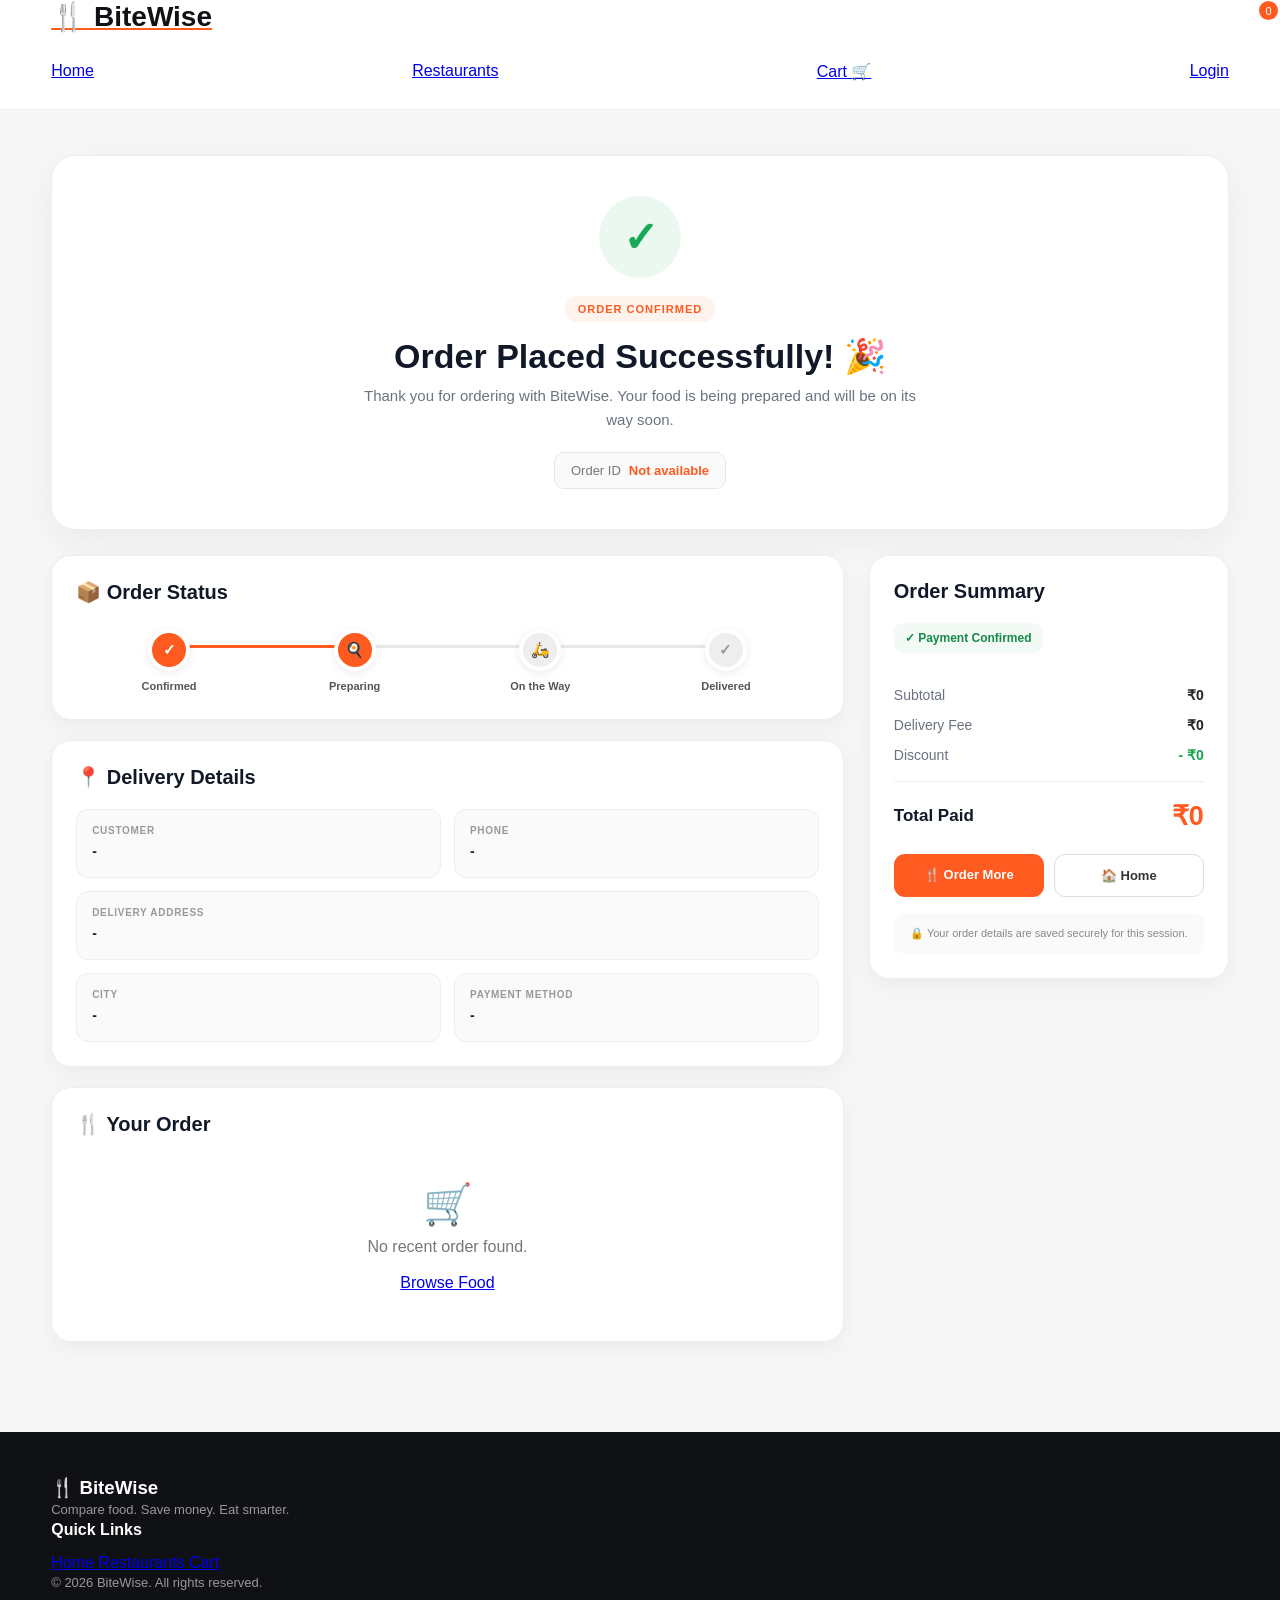
<file: pages/success.html>
<!DOCTYPE html>
<html lang="en">

<head>

    <meta charset="UTF-8">

    <meta
        name="viewport"
        content="width=device-width, initial-scale=1.0"
    >

    <title>Order Confirmed | BiteWise</title>

    <link
        rel="stylesheet"
        href="../css/style.css"
    >

    <style>

        /* =====================================================
           PROFESSIONAL SUCCESS PAGE
        ===================================================== */

        .success-section {
            min-height: 78vh;
            padding: 45px 0 70px;
            background: #f7f7f7;
        }


        /* =====================================================
           SUCCESS HERO
        ===================================================== */

        .success-hero {
            background: #ffffff;
            border: 1px solid #eeeeee;
            border-radius: 24px;
            padding: 40px 25px;
            text-align: center;
            box-shadow: 0 10px 35px rgba(0, 0, 0, 0.06);
            margin-bottom: 25px;
        }


        .success-icon {
            width: 82px;
            height: 82px;

            margin: 0 auto 18px;

            border-radius: 50%;

            display: flex;
            align-items: center;
            justify-content: center;

            background: #eaf8ef;

            color: #18a957;

            font-size: 42px;
            font-weight: 800;

            animation: successPop 0.55s ease;
        }


        @keyframes successPop {

            0% {
                transform: scale(0.4);
                opacity: 0;
            }

            70% {
                transform: scale(1.08);
            }

            100% {
                transform: scale(1);
                opacity: 1;
            }

        }


        .success-tag {
            display: inline-block;

            padding: 7px 13px;

            border-radius: 20px;

            background: #fff3ed;

            color: #ff5a1f;

            font-size: 11px;

            font-weight: 800;

            letter-spacing: 1px;
        }


        .success-hero h1 {
            margin: 14px 0 8px;

            font-size: 34px;

            font-weight: 850;

            color: #111827;
        }


        .success-message {
            max-width: 570px;

            margin: auto;

            color: #6b7280;

            font-size: 15px;

            line-height: 1.6;
        }


        /* =====================================================
           ORDER ID
        ===================================================== */

        .order-id-box {
            display: inline-flex;

            align-items: center;

            gap: 8px;

            margin-top: 20px;

            padding: 10px 16px;

            border-radius: 10px;

            background: #fafafa;

            border: 1px solid #e6e6e6;

            font-size: 13px;

            color: #777;
        }


        .order-id-box strong {
            color: #ff5a1f;
        }


        /* =====================================================
           MAIN GRID
        ===================================================== */

        .success-grid {
            display: grid;

            grid-template-columns:
                minmax(0, 1fr)
                360px;

            gap: 25px;

            align-items: start;
        }


        /* =====================================================
           CARDS
        ===================================================== */

        .success-info-card,
        .success-summary-card {
            background: #ffffff;

            border: 1px solid #eeeeee;

            border-radius: 20px;

            padding: 24px;

            box-shadow:
                0 7px 25px rgba(0, 0, 0, 0.05);
        }


        .success-info-card {
            margin-bottom: 20px;
        }


        .success-info-card h2,
        .success-summary-card h2 {
            margin: 0 0 20px;

            font-size: 20px;

            color: #111827;

            font-weight: 800;
        }


        /* =====================================================
           ORDER STATUS
        ===================================================== */

        .status-wrapper {
            position: relative;

            padding: 5px 0 3px;
        }


        .status-line {
            position: absolute;

            top: 21px;

            left: 12%;

            right: 12%;

            height: 3px;

            background: #e8e8e8;

            z-index: 1;
        }


        .status-line-active {
            position: absolute;

            top: 21px;

            left: 12%;

            width: 25%;

            height: 3px;

            background: #ff5a1f;

            z-index: 1;
        }


        .status-list {
            display: grid;

            grid-template-columns:
                repeat(4, 1fr);

            position: relative;

            z-index: 2;
        }


        .status-item {
            text-align: center;
        }


        .status-circle {
            width: 42px;
            height: 42px;

            margin: 0 auto 9px;

            border-radius: 50%;

            display: flex;

            align-items: center;

            justify-content: center;

            background: #ff5a1f;

            color: #ffffff;

            font-size: 15px;

            font-weight: 800;

            border: 4px solid #ffffff;

            box-shadow:
                0 2px 8px rgba(0, 0, 0, 0.08);
        }


        .status-item.pending .status-circle {
            background: #eeeeee;

            color: #999999;
        }


        .status-item span {
            display: block;

            color: #555;

            font-size: 11px;

            font-weight: 700;
        }


        /* =====================================================
           DELIVERY DETAILS
        ===================================================== */

        .details-grid {
            display: grid;

            grid-template-columns: 1fr 1fr;

            gap: 13px;
        }


        .detail-box {
            padding: 15px;

            border-radius: 12px;

            background: #fafafa;

            border: 1px solid #eeeeee;
        }


        .detail-box.full {
            grid-column: 1 / -1;
        }


        .detail-label {
            display: block;

            margin-bottom: 5px;

            color: #999;

            font-size: 10px;

            font-weight: 800;

            text-transform: uppercase;

            letter-spacing: 0.7px;
        }


        .detail-value {
            color: #222;

            font-size: 14px;

            font-weight: 650;

            line-height: 1.5;
        }


        /* =====================================================
           ORDER ITEMS
        ===================================================== */

        .order-item {
            display: flex;

            align-items: center;

            gap: 13px;

            padding: 13px 0;

            border-bottom: 1px solid #eeeeee;
        }


        .order-item:last-child {
            border-bottom: none;
        }


        .order-item-image {
            width: 65px;
            height: 58px;

            object-fit: cover;

            border-radius: 11px;

            flex-shrink: 0;

            background: #eeeeee;
        }


        .order-item-info {
            flex: 1;

            min-width: 0;
        }


        .order-item-info strong {
            display: block;

            color: #222;

            font-size: 14px;

            margin-bottom: 4px;

            white-space: nowrap;

            overflow: hidden;

            text-overflow: ellipsis;
        }


        .order-item-info small {
            color: #888;

            font-size: 12px;
        }


        .order-item-price {
            color: #111827;

            font-size: 14px;

            font-weight: 800;

            white-space: nowrap;
        }


        /* =====================================================
           SUMMARY
        ===================================================== */

        .success-summary-card {
            position: sticky;

            top: 20px;
        }


        .summary-row {
            display: flex;

            justify-content: space-between;

            align-items: center;

            margin-bottom: 14px;

            color: #6b7280;

            font-size: 14px;
        }


        .summary-row strong {
            color: #222;

            font-weight: 700;
        }


        .discount {
            color: #16a34a !important;
        }


        .success-summary-card hr {
            border: none;

            border-top: 1px solid #eeeeee;

            margin: 18px 0;
        }


        .total-row {
            display: flex;

            justify-content: space-between;

            align-items: center;

            margin-bottom: 22px;
        }


        .total-row span {
            font-size: 17px;

            font-weight: 800;

            color: #111827;
        }


        .total-row strong {
            color: #ff5a1f;

            font-size: 27px;

            font-weight: 850;
        }


        /* =====================================================
           PAYMENT BADGE
        ===================================================== */

        .payment-badge {
            display: inline-flex;

            align-items: center;

            gap: 7px;

            padding: 8px 11px;

            margin-bottom: 20px;

            border-radius: 9px;

            background: #f3faf6;

            color: #168a48;

            font-size: 12px;

            font-weight: 750;
        }


        /* =====================================================
           ACTION BUTTONS
        ===================================================== */

        .success-buttons {
            display: grid;

            grid-template-columns: 1fr 1fr;

            gap: 10px;
        }


        .success-buttons a {
            text-align: center;

            text-decoration: none;

            padding: 13px 10px;

            border-radius: 11px;

            font-size: 13px;

            font-weight: 750;

            transition: 0.2s ease;
        }


        .primary-success-btn {
            background: #ff5a1f;

            color: #ffffff;
        }


        .primary-success-btn:hover {
            background: #e94c13;

            transform: translateY(-1px);
        }


        .secondary-success-btn {
            background: #ffffff;

            color: #333333;

            border: 1px solid #dddddd;
        }


        .secondary-success-btn:hover {
            border-color: #ff5a1f;

            color: #ff5a1f;

            background: #fff8f4;
        }


        /* =====================================================
           INFO MESSAGE
        ===================================================== */

        .success-note {
            margin-top: 16px;

            padding: 12px;

            border-radius: 10px;

            background: #fafafa;

            text-align: center;

            color: #888;

            font-size: 11px;

            line-height: 1.5;
        }


        /* =====================================================
           MOBILE
        ===================================================== */

        @media (max-width: 850px) {

            .success-grid {
                grid-template-columns: 1fr;
            }


            .success-summary-card {
                position: static;
            }

        }


        @media (max-width: 600px) {

            .success-section {
                padding: 30px 0 50px;
            }


            .success-hero {
                padding: 30px 18px;
            }


            .success-hero h1 {
                font-size: 27px;
            }


            .details-grid {
                grid-template-columns: 1fr;
            }


            .detail-box.full {
                grid-column: auto;
            }


            .success-info-card,
            .success-summary-card {
                padding: 19px;
            }


            .status-item span {
                font-size: 9px;
            }


            .status-circle {
                width: 36px;
                height: 36px;

                font-size: 12px;
            }


            .status-line,
            .status-line-active {
                top: 18px;
            }


            .success-buttons {
                grid-template-columns: 1fr;
            }

        }

    </style>

</head>


<body>


<!-- =====================================================
     HEADER
===================================================== -->

<header class="header">

    <div class="container nav-container">

        <a
            href="../index.html"
            class="logo"
        >
            🍴 <span>BiteWise</span>
        </a>


        <nav class="nav">

            <a href="../index.html">
                Home
            </a>


            <a href="shop.html">
                Restaurants
            </a>


            <a href="cart.html">

                Cart 🛒

                <span
                    id="cartCount"
                    class="cart-count"
                >
                    0
                </span>

            </a>


            <a href="../index.html#login">
                Login
            </a>

        </nav>

    </div>

</header>



<!-- =====================================================
     MAIN
===================================================== -->

<main>

    <section class="success-section">

        <div class="container">


            <!-- =================================================
                 SUCCESS HERO
            ================================================== -->

            <div class="success-hero">

                <div class="success-icon">
                    ✓
                </div>


                <span class="success-tag">
                    ORDER CONFIRMED
                </span>


                <h1>
                    Order Placed Successfully! 🎉
                </h1>


                <p class="success-message">
                    Thank you for ordering with BiteWise.
                    Your food is being prepared and will
                    be on its way soon.
                </p>


                <div class="order-id-box">

                    Order ID

                    <strong id="orderId">
                        BW000000
                    </strong>

                </div>

            </div>



            <!-- =================================================
                 MAIN GRID
            ================================================== -->

            <div class="success-grid">


                <!-- =================================================
                     LEFT SIDE
                ================================================== -->

                <div>


                    <!-- ORDER STATUS -->

                    <div class="success-info-card">

                        <h2>
                            📦 Order Status
                        </h2>


                        <div class="status-wrapper">

                            <div class="status-line"></div>

                            <div class="status-line-active"></div>


                            <div class="status-list">


                                <div class="status-item">

                                    <div class="status-circle">
                                        ✓
                                    </div>

                                    <span>
                                        Confirmed
                                    </span>

                                </div>


                                <div class="status-item">

                                    <div class="status-circle">
                                        🍳
                                    </div>

                                    <span>
                                        Preparing
                                    </span>

                                </div>


                                <div class="status-item pending">

                                    <div class="status-circle">
                                        🛵
                                    </div>

                                    <span>
                                        On the Way
                                    </span>

                                </div>


                                <div class="status-item pending">

                                    <div class="status-circle">
                                        ✓
                                    </div>

                                    <span>
                                        Delivered
                                    </span>

                                </div>


                            </div>

                        </div>

                    </div>



                    <!-- DELIVERY DETAILS -->

                    <div class="success-info-card">

                        <h2>
                            📍 Delivery Details
                        </h2>


                        <div class="details-grid">


                            <div class="detail-box">

                                <span class="detail-label">
                                    Customer
                                </span>

                                <div
                                    id="customerName"
                                    class="detail-value"
                                >
                                    -
                                </div>

                            </div>



                            <div class="detail-box">

                                <span class="detail-label">
                                    Phone
                                </span>

                                <div
                                    id="customerPhone"
                                    class="detail-value"
                                >
                                    -
                                </div>

                            </div>



                            <div class="detail-box full">

                                <span class="detail-label">
                                    Delivery Address
                                </span>

                                <div
                                    id="customerAddress"
                                    class="detail-value"
                                >
                                    -
                                </div>

                            </div>



                            <div class="detail-box">

                                <span class="detail-label">
                                    City
                                </span>

                                <div
                                    id="customerCity"
                                    class="detail-value"
                                >
                                    -
                                </div>

                            </div>



                            <div class="detail-box">

                                <span class="detail-label">
                                    Payment Method
                                </span>

                                <div
                                    id="paymentMethod"
                                    class="detail-value"
                                >
                                    -
                                </div>

                            </div>


                        </div>

                    </div>



                    <!-- ORDER ITEMS -->

                    <div class="success-info-card">

                        <h2>
                            🍴 Your Order
                        </h2>


                        <div id="orderItems">

                            <!-- Items loaded here -->

                        </div>

                    </div>


                </div>



                <!-- =================================================
                     RIGHT SIDE
                ================================================== -->

                <aside class="success-summary-card">

                    <h2>
                        Order Summary
                    </h2>


                    <div class="payment-badge">

                        ✓ Payment Confirmed

                    </div>


                    <div class="summary-row">

                        <span>
                            Subtotal
                        </span>

                        <strong id="successSubtotal">
                            ₹0
                        </strong>

                    </div>


                    <div class="summary-row">

                        <span>
                            Delivery Fee
                        </span>

                        <strong id="successDelivery">
                            ₹0
                        </strong>

                    </div>


                    <div class="summary-row">

                        <span>
                            Discount
                        </span>

                        <strong
                            id="successDiscount"
                            class="discount"
                        >
                            - ₹0
                        </strong>

                    </div>


                    <hr>


                    <div class="total-row">

                        <span>
                            Total Paid
                        </span>

                        <strong id="orderTotal">
                            ₹0
                        </strong>

                    </div>


                    <!-- BUTTONS -->

                    <div class="success-buttons">

                        <a
                            href="shop.html"
                            class="primary-success-btn"
                        >
                            🍴 Order More
                        </a>


                        <a
                            href="../index.html"
                            class="secondary-success-btn"
                        >
                            🏠 Home
                        </a>

                    </div>


                    <div class="success-note">

                        🔒 Your order details are saved
                        securely for this session.

                    </div>

                </aside>


            </div>

        </div>

    </section>

</main>



<!-- =====================================================
     FOOTER
===================================================== -->

<footer class="footer">

    <div class="container">

        <div class="footer-content">


            <div>

                <h3>
                    🍴 BiteWise
                </h3>

                <p>
                    Compare food. Save money. Eat smarter.
                </p>

            </div>


            <div>

                <h4>
                    Quick Links
                </h4>


                <a href="../index.html">
                    Home
                </a>


                <a href="shop.html">
                    Restaurants
                </a>


                <a href="cart.html">
                    Cart
                </a>

            </div>

        </div>


        <div class="footer-bottom">

            <p>
                © 2026 BiteWise. All rights reserved.
            </p>

        </div>

    </div>

</footer>



<!-- =====================================================
     MAIN SCRIPT
===================================================== -->

<script src="../js/script.js"></script>


<script>

/* =====================================================
   LOAD ORDER
===================================================== */

function loadOrderDetails() {

    const orderData =
        localStorage.getItem(
            "bitewiseOrder"
        );


    if (!orderData) {

        document.getElementById(
            "orderId"
        ).textContent =
            "Not available";

        document.getElementById(
            "orderItems"
        ).innerHTML = `

            <div
                style="
                    text-align:center;
                    padding:25px;
                    color:#777;
                "
            >

                <div
                    style="
                        font-size:40px;
                        margin-bottom:10px;
                    "
                >
                    🛒
                </div>

                <p>
                    No recent order found.
                </p>

                <br>

                <a
                    href="shop.html"
                    class="btn btn-primary"
                >
                    Browse Food
                </a>

            </div>

        `;

        return;

    }


    let order;

    try {

        order =
            JSON.parse(
                orderData
            );

    }

    catch (error) {

        console.error(
            "Order parsing error:",
            error
        );

        return;

    }



    /* =================================================
       BASIC DETAILS
    ================================================== */

    document.getElementById(
        "orderId"
    ).textContent =
        order.orderId ||
        "BW000000";


    document.getElementById(
        "customerName"
    ).textContent =
        order.customerName ||
        "-";


    document.getElementById(
        "customerPhone"
    ).textContent =
        order.phone ||
        "-";


    document.getElementById(
        "customerAddress"
    ).textContent =
        order.address ||
        "-";


    document.getElementById(
        "customerCity"
    ).textContent =
        order.city ||
        "-";


    document.getElementById(
        "paymentMethod"
    ).textContent =
        order.paymentMethod ||
        "-";



    /* =================================================
       TOTALS
    ================================================== */

    document.getElementById(
        "successSubtotal"
    ).textContent =
        `₹${Number(
            order.subtotal || 0
        )}`;


    document.getElementById(
        "successDelivery"
    ).textContent =
        `₹${Number(
            order.deliveryFee || 0
        )}`;


    document.getElementById(
        "successDiscount"
    ).textContent =
        `- ₹${Number(
            order.discount || 0
        )}`;


    document.getElementById(
        "orderTotal"
    ).textContent =
        `₹${Number(
            order.total || 0
        )}`;



    /* =================================================
       ITEMS
    ================================================== */

    renderOrderItems(
        order.items || []
    );

}



/* =====================================================
   RENDER ITEMS
===================================================== */

function renderOrderItems(items) {

    const container =
        document.getElementById(
            "orderItems"
        );


    if (!Array.isArray(items) ||
        items.length === 0) {

        container.innerHTML = `

            <p
                style="
                    color:#777;
                    padding:10px 0;
                "
            >
                No item information available.
            </p>

        `;

        return;

    }


    container.innerHTML = "";


    items.forEach(
        function (item) {

            const name =
                item.name ||
                item.foodName ||
                "Food Item";


            const restaurant =
                item.restaurant ||
                item.restaurantName ||
                "BiteWise";


            const price =
                Number(
                    item.price ||
                    item.foodPrice ||
                    0
                );


            const quantity =
                Number(
                    item.quantity || 1
                );


            const itemTotal =
                price * quantity;


            const image =
                item.image ||
                "https://images.unsplash.com/photo-1546069901-ba9599a7e63c?auto=format&fit=crop&w=500&q=80";


            const div =
                document.createElement(
                    "div"
                );


            div.className =
                "order-item";


            div.innerHTML = `

                <img
                    src="${image}"
                    alt="${name}"
                    class="order-item-image"
                    onerror="
                        this.src='https://images.unsplash.com/photo-1546069901-ba9599a7e63c?auto=format&fit=crop&w=500&q=80'
                    "
                >


                <div class="order-item-info">

                    <strong>
                        ${name}
                    </strong>

                    <small>
                        ${restaurant}
                        •
                        ${quantity} × ₹${price}
                    </small>

                </div>


                <strong class="order-item-price">
                    ₹${itemTotal}
                </strong>

            `;


            container.appendChild(
                div
            );

        }
    );

}



/* =====================================================
   CLEAR CART
===================================================== */

function clearCartAfterOrder() {

    localStorage.removeItem(
        "bitewiseCart"
    );


    if (
        typeof cart !==
        "undefined"
    ) {

        cart.length = 0;

    }


    if (
        typeof updateCartCount ===
        "function"
    ) {

        updateCartCount();

    }

}



/* =====================================================
   PAGE LOAD
===================================================== */

document.addEventListener(
    "DOMContentLoaded",
    function () {

        loadOrderDetails();

        clearCartAfterOrder();

    }
);

</script>


</body>

</html>
</file>
<file: css/style.css>
/* =========================================================
   BITEWISE - GLOBAL STYLES
========================================================= */

:root {
    --orange: #ff5a1f;
    --orange2: #ff7a45;

    --dark: #101114;
    --dark2: #181a1f;
    --dark3: #22242a;

    --white: #ffffff;
    --light: #f7f7f7;

    --gray: #777;
    --green: #18a957;
    --red: #e53935;

    --border: #e7e7e7;

    --shadow: 0 10px 30px rgba(0, 0, 0, .08);

    --radius: 18px;
}


/* =========================================================
   RESET
========================================================= */

* {
    margin: 0;
    padding: 0;
    box-sizing: border-box;

    font-family: Arial, Helvetica, sans-serif;

    scroll-behavior: smooth;
}


body {
    background: var(--light);
    color: #161616;
}


button,
input,
select,
textarea {
    font: inherit;
}


button {
    cursor: pointer;
    border: none;
}


img {
    width: 100%;
    display: block;
    object-fit: cover;
}


.container {
    width: 92%;
    max-width: 1250px;
    margin: auto;
}


.hidden {
    display: none !important;
}


/* =========================================================
   LOADER
========================================================= */

#loader {
    position: fixed;

    inset: 0;

    background: var(--dark);

    color: white;

    z-index: 9999;

    display: flex;

    justify-content: center;
    align-items: center;

    transition: opacity .4s ease;
}


.loader-box {
    text-align: center;
}


.loader-logo {
    font-size: 42px;

    font-weight: 900;

    color: var(--orange);

    animation: pulse 1s infinite;
}


.loader-text {
    margin-top: 10px;

    color: #aaa;
}


.loader-line {
    width: 180px;

    height: 4px;

    background: #333;

    border-radius: 20px;

    margin: 20px auto;

    overflow: hidden;
}


.loader-line span {
    display: block;

    width: 40%;

    height: 100%;

    background: var(--orange);

    animation: loading 1.2s infinite;
}


@keyframes loading {

    from {
        transform: translateX(-100%);
    }

    to {
        transform: translateX(350%);
    }

}


@keyframes pulse {

    50% {
        transform: scale(1.08);
    }

}


/* =========================================================
   HEADER
========================================================= */

header {
    position: sticky;

    top: 0;

    z-index: 1000;

    background: rgba(255, 255, 255, .96);

    backdrop-filter: blur(15px);

    border-bottom: 1px solid #eee;
}


.nav {
    height: 76px;

    display: flex;

    align-items: center;

    justify-content: space-between;

    gap: 20px;
}


.logo {
    font-size: 28px;

    font-weight: 900;

    color: var(--orange);

    cursor: pointer;
}


.logo span {
    color: var(--dark);
}


.tagline {
    font-size: 9px;

    color: #888;

    letter-spacing: 2px;
}


.nav-links {
    display: flex;

    align-items: center;

    gap: 8px;
}


.nav-links button {
    background: transparent;

    padding: 11px 15px;

    border-radius: 10px;

    font-weight: 600;

    transition: .25s;
}


.nav-links button:hover {
    background: #fff0ea;

    color: var(--orange);
}


.cart-btn {
    position: relative;
}


.cart-count {
    position: absolute;

    top: 1px;
    right: 2px;

    background: var(--orange);

    color: white;

    width: 19px;
    height: 19px;

    border-radius: 50%;

    font-size: 11px;

    display: flex;

    align-items: center;
    justify-content: center;
}


.mobile-menu {
    display: none;
}


/* =========================================================
   HERO
========================================================= */

.hero {
    background:
        linear-gradient(
            110deg,
            rgba(0, 0, 0, .88),
            rgba(0, 0, 0, .35)
        ),
        url("https://images.unsplash.com/photo-1504674900247-0877df9cc836?auto=format&fit=crop&w=1800&q=85");

    background-size: cover;

    background-position: center;

    min-height: 500px;

    display: flex;

    align-items: center;

    color: white;
}


.hero-content {
    max-width: 720px;
}


.hero-badge {
    display: inline-block;

    padding: 8px 15px;

    background: rgba(255, 90, 31, .18);

    border: 1px solid rgba(255, 90, 31, .5);

    color: #ff9d78;

    border-radius: 30px;

    font-size: 12px;

    font-weight: bold;

    letter-spacing: 1px;

    margin-bottom: 18px;
}


.hero h1 {
    font-size: 58px;

    line-height: 1.05;

    margin-bottom: 18px;
}


.hero h1 span {
    color: var(--orange);
}


.hero p {
    color: #ddd;

    font-size: 17px;

    line-height: 1.7;

    max-width: 650px;
}


.search-box {
    margin-top: 28px;

    display: flex;

    max-width: 650px;

    background: white;

    border-radius: 14px;

    padding: 7px;

    box-shadow: 0 10px 35px rgba(0, 0, 0, .3);
}


.search-box input {
    flex: 1;

    border: none;

    outline: none;

    padding: 15px;

    font-size: 15px;
}


.search-box button {
    background: var(--orange);

    color: white;

    padding: 0 25px;

    border-radius: 10px;

    font-weight: bold;
}


/* =========================================================
   SECTION
========================================================= */

section {
    padding: 65px 0;
}


.section-head {
    display: flex;

    justify-content: space-between;

    align-items: end;

    margin-bottom: 25px;
}


.section-title {
    font-size: 30px;

    font-weight: 800;
}


.section-title span {
    color: var(--orange);
}


.section-subtitle {
    color: #777;

    margin-top: 7px;
}


.view-btn {
    color: var(--orange);

    font-weight: bold;

    background: transparent;
}


/* =========================================================
   CATEGORY
========================================================= */

.category-grid {
    display: grid;

    grid-template-columns: repeat(8, 1fr);

    gap: 15px;
}


.category {
    background: white;

    border-radius: 18px;

    padding: 14px;

    text-align: center;

    box-shadow: var(--shadow);

    transition: .3s;

    cursor: pointer;
}


.category:hover {
    transform: translateY(-8px);
}


.category img {
    height: 95px;

    border-radius: 14px;

    margin-bottom: 10px;
}


.category p {
    font-weight: bold;

    font-size: 14px;
}


/* =========================================================
   FOOD CARDS
========================================================= */

.food-grid {
    display: grid;

    grid-template-columns: repeat(4, 1fr);

    gap: 22px;
}


.food-card {
    background: white;

    border-radius: 18px;

    overflow: hidden;

    box-shadow: var(--shadow);

    transition: .3s;
}


.food-card:hover {
    transform: translateY(-7px);
}


.food-img {
    height: 190px;

    position: relative;

    overflow: hidden;
}


.food-img img {
    height: 100%;

    transition: .5s;
}


.food-card:hover .food-img img {
    transform: scale(1.08);
}


.food-badge {
    position: absolute;

    top: 12px;
    left: 12px;

    background: var(--orange);

    color: white;

    padding: 6px 10px;

    border-radius: 8px;

    font-size: 11px;

    font-weight: bold;
}


.food-info {
    padding: 17px;
}


.food-info h3 {
    font-size: 18px;

    margin-bottom: 7px;
}


.restaurant-name {
    font-size: 13px;

    color: #777;

    margin-bottom: 10px;
}


.food-meta {
    display: flex;

    justify-content: space-between;

    font-size: 13px;

    margin-bottom: 14px;
}


.rating {
    color: #f39c12;

    font-weight: bold;
}


.food-bottom {
    display: flex;

    align-items: center;

    justify-content: space-between;
}


.price {
    font-size: 19px;

    font-weight: 800;
}


.add-btn {
    background: var(--orange);

    color: white;

    padding: 9px 16px;

    border-radius: 9px;

    font-weight: bold;
}


.compare-btn {
    background: #fff1eb;

    color: var(--orange);

    padding: 9px 13px;

    border-radius: 9px;

    font-weight: bold;

    margin-right: 5px;
}


/* =========================================================
   DEAL SECTION
========================================================= */

.deals {
    background: var(--dark);

    color: white;
}


.deal-grid {
    display: grid;

    grid-template-columns: repeat(3, 1fr);

    gap: 20px;
}


.deal-card {
    background: var(--dark2);

    border: 1px solid #2c2f35;

    border-radius: 18px;

    padding: 22px;

    position: relative;

    overflow: hidden;

    transition: .3s;
}


.deal-card:hover {
    transform: translateY(-6px);

    border-color: var(--orange);
}


.deal-card h3 {
    margin-bottom: 10px;
}


.deal-card p {
    color: #aaa;

    font-size: 14px;

    line-height: 1.6;
}


.deal-price {
    color: var(--orange);

    font-size: 25px;

    font-weight: 900;

    margin-top: 15px;
}


.save {
    position: absolute;

    right: 15px;
    top: 15px;

    background: #173f29;

    color: #53e98c;

    padding: 7px 10px;

    border-radius: 20px;

    font-size: 11px;

    font-weight: bold;
}


/* =========================================================
   TRENDING
========================================================= */

.trending-grid {
    display: grid;

    grid-template-columns: repeat(3, 1fr);

    gap: 20px;
}


.trending-card {
    background: white;

    border-radius: 18px;

    overflow: hidden;

    box-shadow: var(--shadow);

    display: flex;

    transition: .3s;
}


.trending-card:hover {
    transform: translateY(-5px);
}


.trending-card img {
    width: 150px;

    height: 150px;
}


.trending-info {
    padding: 18px;
}


.trending-info h3 {
    margin-bottom: 8px;
}


.trending-info p {
    color: #777;

    font-size: 13px;

    line-height: 1.5;
}


/* =========================================================
   RESTAURANTS
========================================================= */

.restaurant-grid {
    display: grid;

    grid-template-columns: repeat(3, 1fr);

    gap: 22px;
}


.restaurant-card {
    background: white;

    border-radius: 18px;

    overflow: hidden;

    box-shadow: var(--shadow);

    transition: .3s;
}


.restaurant-card:hover {
    transform: translateY(-6px);
}


.restaurant-card img {
    height: 210px;
}


.restaurant-info {
    padding: 18px;
}


.restaurant-info h3 {
    margin-bottom: 8px;
}


.restaurant-info p {
    color: #777;

    font-size: 13px;

    margin-bottom: 12px;
}


.restaurant-meta {
    display: flex;

    justify-content: space-between;

    font-size: 13px;
}


/* =========================================================
   COMPARISON
========================================================= */

.compare-section {
    background: #fff4ef;
}


.compare-box {
    background: white;

    border-radius: 22px;

    padding: 28px;

    box-shadow: var(--shadow);

    overflow: auto;
}


.compare-title {
    display: flex;

    justify-content: space-between;

    align-items: center;

    margin-bottom: 20px;
}


.compare-title h2 {
    font-size: 25px;
}


.compare-table {
    width: 100%;

    border-collapse: collapse;

    min-width: 650px;
}


.compare-table th,
.compare-table td {
    padding: 17px;

    text-align: left;

    border-bottom: 1px solid #eee;
}


.compare-table th {
    background: #fafafa;
}


.best-row {
    background: #effbf4;
}


.best-badge {
    background: var(--green);

    color: white;

    padding: 5px 9px;

    border-radius: 6px;

    font-size: 10px;

    font-weight: bold;
}


.savings-box {
    margin-top: 20px;

    background: #ecfff3;

    color: #168647;

    padding: 16px;

    border-radius: 12px;

    font-weight: bold;
}


/* =========================================================
   WHY BITEWISE
========================================================= */

.why-grid {
    display: grid;

    grid-template-columns: repeat(4, 1fr);

    gap: 20px;
}


.why-card {
    background: white;

    padding: 28px 22px;

    border-radius: 18px;

    box-shadow: var(--shadow);

    transition: .3s;
}


.why-card:hover {
    transform: translateY(-7px);
}


.why-icon {
    width: 48px;

    height: 48px;

    background: #fff0e9;

    color: var(--orange);

    border-radius: 13px;

    display: flex;

    align-items: center;

    justify-content: center;

    font-size: 20px;

    margin-bottom: 18px;
}


.why-card h3 {
    margin-bottom: 8px;
}


.why-card p {
    color: #777;

    font-size: 13px;

    line-height: 1.6;
}


/* =========================================================
   PAGE TOP
========================================================= */

.page-top {
    padding: 40px 0 20px;
}


.page-search {
    display: flex;

    gap: 10px;

    margin: 20px 0 30px;
}


.page-search input {
    flex: 1;

    padding: 15px;

    border: 1px solid var(--border);

    border-radius: 10px;

    outline: none;
}


.page-search button {
    background: var(--orange);

    color: white;

    padding: 0 22px;

    border-radius: 10px;
}


/* =========================================================
   SHOP MENU
========================================================= */

.shop-header {
    background: white;

    padding: 25px;

    border-radius: 18px;

    margin-bottom: 25px;

    box-shadow: var(--shadow);
}


.shop-header h1 {
    margin-bottom: 8px;
}


.shop-header p {
    color: #777;
}


.food-filter {
    display: flex;

    gap: 10px;

    overflow: auto;

    margin-bottom: 25px;
}


.filter-pill {
    background: white;

    border: 1px solid var(--border);

    padding: 9px 15px;

    border-radius: 20px;

    white-space: nowrap;
}


.filter-pill.active,
.filter-pill:hover {
    background: var(--orange);

    color: white;
}


/* =========================================================
   CART
========================================================= */

.cart-layout {
    display: grid;

    grid-template-columns: 1.5fr .8fr;

    gap: 25px;
}


.cart-box,
.summary-box,
.checkout-box {
    background: white;

    padding: 25px;

    border-radius: 18px;

    box-shadow: var(--shadow);
}


.cart-item {
    display: flex;

    align-items: center;

    gap: 15px;

    padding: 15px 0;

    border-bottom: 1px solid #eee;
}


.cart-item img {
    width: 80px;

    height: 70px;

    border-radius: 12px;
}


.cart-item-info {
    flex: 1;
}


.cart-item-info h4 {
    margin-bottom: 5px;
}


.cart-item-info p {
    color: #777;

    font-size: 13px;
}


.remove-btn {
    background: #fff0f0;

    color: var(--red);

    padding: 8px 12px;

    border-radius: 8px;
}


.summary-row {
    display: flex;

    justify-content: space-between;

    margin: 14px 0;

    color: #666;
}


.summary-total {
    border-top: 1px solid #eee;

    padding-top: 15px;

    font-size: 20px;

    font-weight: bold;

    color: #111;
}


.primary-btn {
    width: 100%;

    background: var(--orange);

    color: white;

    padding: 15px;

    border-radius: 11px;

    font-weight: bold;

    margin-top: 18px;

    transition: .2s;
}


.primary-btn:hover {
    background: #e94d16;

    transform: translateY(-2px);
}


/* =========================================================
   CHECKOUT
========================================================= */

.checkout-layout {
    display: grid;

    grid-template-columns: 1.3fr .8fr;

    gap: 25px;
}


.form-group {
    margin-bottom: 18px;
}


.form-group label {
    display: block;

    margin-bottom: 7px;

    font-size: 13px;

    font-weight: bold;
}


.form-group input,
.form-group textarea,
.form-group select {
    width: 100%;

    border: 1px solid var(--border);

    padding: 13px;

    border-radius: 10px;

    outline: none;
}


.form-group input:focus,
.form-group textarea:focus,
.form-group select:focus {
    border-color: var(--orange);
}


.form-group textarea {
    resize: none;

    min-height: 100px;
}


.payment-options {
    display: grid;

    grid-template-columns: repeat(3, 1fr);

    gap: 12px;

    margin: 15px 0;
}


.payment-option {
    border: 1px solid var(--border);

    padding: 16px 10px;

    border-radius: 12px;

    text-align: center;

    cursor: pointer;

    transition: .2s;
}


.payment-option.active {
    border-color: var(--orange);

    background: #fff2ec;

    color: var(--orange);
}


.payment-details {
    background: #fafafa;

    padding: 17px;

    border-radius: 12px;

    margin-top: 10px;
}


.payment-details h4 {
    margin-bottom: 15px;
}


/* =========================================================
   LOGIN
========================================================= */

.login-wrapper {
    min-height: 70vh;

    display: flex;

    align-items: center;

    justify-content: center;
}


.login-box {
    width: 100%;

    max-width: 430px;

    background: white;

    padding: 35px;

    border-radius: 20px;

    box-shadow: var(--shadow);
}


.login-box h1 {
    margin-bottom: 10px;
}


.login-box p {
    color: #777;

    margin-bottom: 25px;
}


/* =========================================================
   SUCCESS
========================================================= */

.success-wrapper {
    min-height: 70vh;

    display: flex;

    align-items: center;

    justify-content: center;

    text-align: center;
}


.success-box {
    background: white;

    padding: 45px;

    border-radius: 25px;

    box-shadow: var(--shadow);

    max-width: 550px;
}


.success-icon {
    width: 85px;

    height: 85px;

    border-radius: 50%;

    background: #e9fff1;

    color: var(--green);

    display: flex;

    align-items: center;

    justify-content: center;

    font-size: 45px;

    margin: 0 auto 20px;

    animation: successPop .6s ease;
}


@keyframes successPop {

    0% {
        transform: scale(.3);
    }

    80% {
        transform: scale(1.1);
    }

    100% {
        transform: scale(1);
    }

}


/* =========================================================
   TOAST
========================================================= */

#toast {
    position: fixed;

    bottom: 25px;

    right: 25px;

    background: var(--dark);

    color: white;

    padding: 15px 20px;

    border-radius: 10px;

    box-shadow: var(--shadow);

    transform: translateY(100px);

    opacity: 0;

    transition: .3s;

    z-index: 5000;
}


#toast.show {
    transform: translateY(0);

    opacity: 1;
}


/* =========================================================
   FOOTER
========================================================= */

footer {
    background: var(--dark);

    color: white;

    padding: 45px 0 20px;
}


.footer-grid {
    display: grid;

    grid-template-columns: 2fr 1fr 1fr 1fr;

    gap: 30px;
}


.footer-logo {
    font-size: 28px;

    font-weight: 900;

    color: var(--orange);

    margin-bottom: 12px;
}


footer p {
    color: #999;

    line-height: 1.7;

    font-size: 13px;
}


footer h4 {
    margin-bottom: 15px;
}


footer ul {
    list-style: none;
}


footer li {
    color: #999;

    margin: 10px 0;

    font-size: 13px;

    cursor: pointer;

    transition: .2s;
}


footer li:hover {
    color: var(--orange);
}


.copyright {
    border-top: 1px solid #292929;

    margin-top: 35px;

    padding-top: 18px;

    text-align: center;

    color: #777;

    font-size: 12px;
}


/* =========================================================
   RESPONSIVE - TABLET
========================================================= */

@media (max-width: 1000px) {

    .category-grid {
        grid-template-columns: repeat(4, 1fr);
    }


    .food-grid {
        grid-template-columns: repeat(2, 1fr);
    }


    .why-grid {
        grid-template-columns: repeat(2, 1fr);
    }


    .restaurant-grid,
    .trending-grid,
    .deal-grid {
        grid-template-columns: 1fr 1fr;
    }


    .cart-layout,
    .checkout-layout {
        grid-template-columns: 1fr;
    }

}


/* =========================================================
   RESPONSIVE - MOBILE
========================================================= */

@media (max-width: 700px) {

    .nav {
        height: 65px;
    }


    .nav-links {
        display: none;
    }


    .mobile-menu {
        display: block;

        background: #fff0ea;

        color: var(--orange);

        padding: 10px;

        border-radius: 8px;
    }


    .hero {
        min-height: 550px;
    }


    .hero h1 {
        font-size: 40px;
    }


    .hero p {
        font-size: 14px;
    }


    .search-box {
        flex-direction: column;

        gap: 7px;
    }


    .search-box button {
        padding: 13px;
    }


    section {
        padding: 45px 0;
    }


    .section-title {
        font-size: 25px;
    }


    .section-head {
        align-items: flex-start;

        gap: 15px;
    }


    .category-grid {
        grid-template-columns: repeat(2, 1fr);
    }


    .food-grid,
    .restaurant-grid,
    .trending-grid,
    .deal-grid,
    .why-grid {
        grid-template-columns: 1fr;
    }


    .payment-options {
        grid-template-columns: 1fr;
    }


    .footer-grid {
        grid-template-columns: 1fr 1fr;
    }


    .trending-card img {
        width: 120px;

        height: 120px;
    }


    .cart-item {
        flex-wrap: wrap;
    }

}


/* =========================================================
   VERY SMALL MOBILE
========================================================= */

@media (max-width: 450px) {

    .logo {
        font-size: 24px;
    }


    .tagline {
        font-size: 7px;
    }


    .hero h1 {
        font-size: 34px;
    }


    .category {
        padding: 10px;
    }


    .category img {
        height: 80px;
    }


    .footer-grid {
        grid-template-columns: 1fr;
    }


    .compare-box,
    .cart-box,
    .summary-box,
    .checkout-box {
        padding: 18px;
    }

}

/* =========================================================
   BITEWISE IMAGE FIXES
========================================================= */

/* Food card image */
.food-card > .food-img {
    width: 100%;
    height: 190px;
    object-fit: cover;
    display: block;
    transition: transform .5s ease;
}

.food-card:hover > .food-img {
    transform: scale(1.04);
}


/* Restaurant card image */
.restaurant-card > .restaurant-img {
    width: 100%;
    height: 210px;
    object-fit: cover;
    display: block;
}


/* Cart image */
.cart-item-img {
    width: 90px !important;
    height: 75px !important;
    object-fit: cover;
    border-radius: 12px;
    flex-shrink: 0;
}


/* Mobile cart image */
@media (max-width: 700px) {

    .cart-item-img {
        width: 75px !important;
        height: 65px !important;
    }

}
</file>
